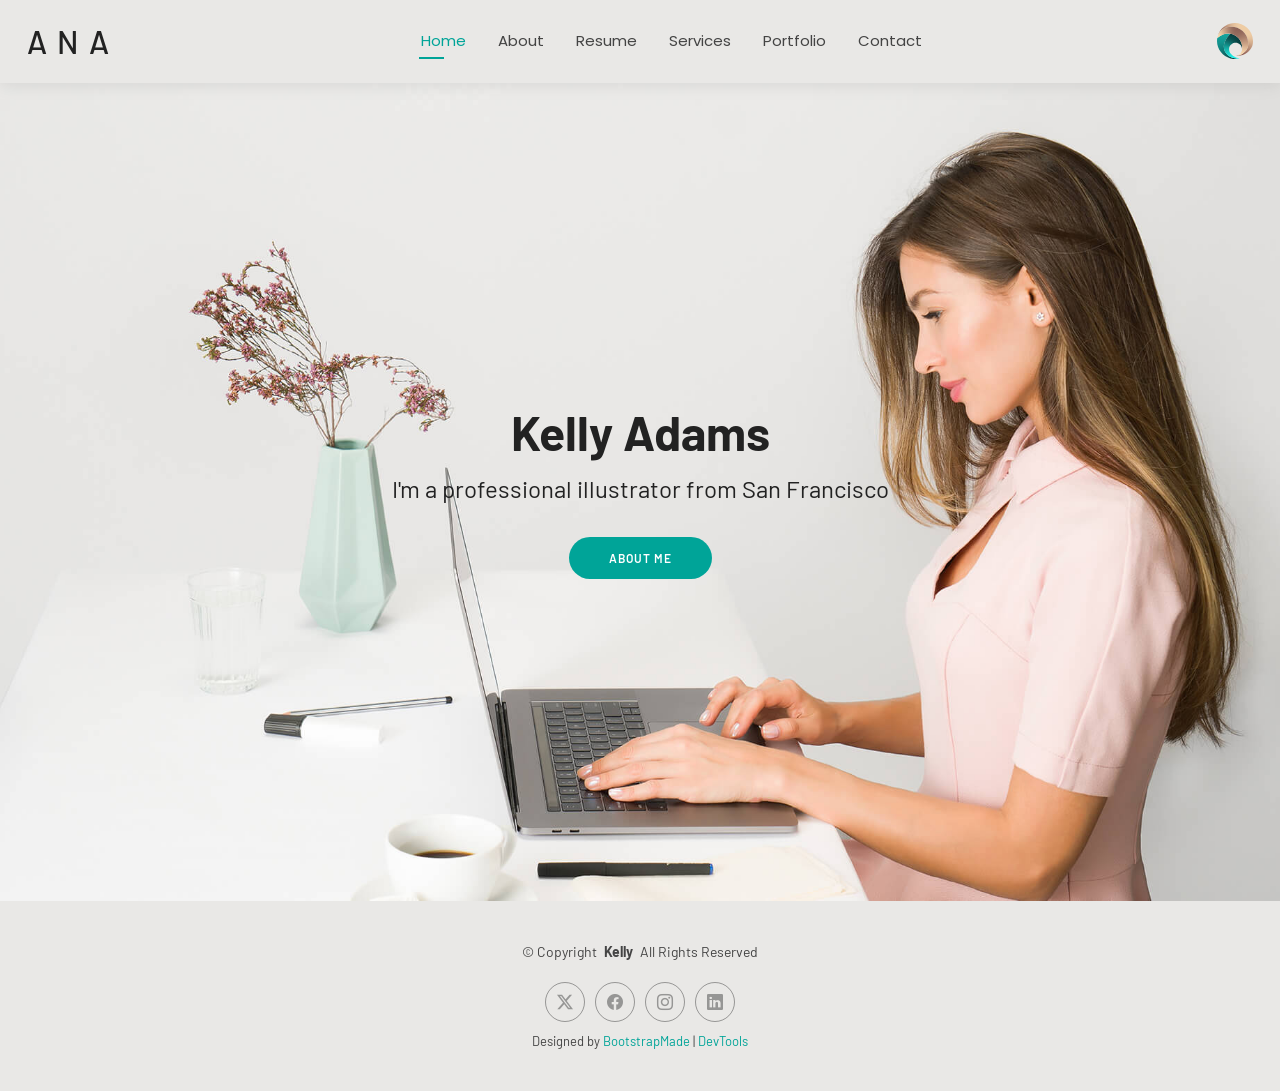
<file: index.html>
<!DOCTYPE html>
<html lang="en">

<head>
  <meta charset="utf-8">
  <meta content="width=device-width, initial-scale=1.0" name="viewport">
  <title>Index - Kelly Bootstrap Template</title>
  <meta name="description" content="">
  <meta name="keywords" content="">

  <!-- Favicons -->
   <link href="assets/icons/logoAna.svg" rel="icon">


  <!-- Fonts -->
  <link href="https://fonts.googleapis.com" rel="preconnect">
  <link href="https://fonts.gstatic.com" rel="preconnect" crossorigin>
  <link href="https://fonts.googleapis.com/css2?family=Roboto:ital,wght@0,100;0,300;0,400;0,500;0,700;0,900;1,100;1,300;1,400;1,500;1,700;1,900&family=Poppins:ital,wght@0,100;0,200;0,300;0,400;0,500;0,600;0,700;0,800;0,900;1,100;1,200;1,300;1,400;1,500;1,600;1,700;1,800;1,900&family=Raleway:ital,wght@0,100;0,200;0,300;0,400;0,500;0,600;0,700;0,800;0,900;1,100;1,200;1,300;1,400;1,500;1,600;1,700;1,800;1,900&display=swap" rel="stylesheet">

  <link rel="preconnect" href="https://fonts.googleapis.com">
  <link rel="preconnect" href="https://fonts.gstatic.com" crossorigin>
  <link href="https://fonts.googleapis.com/css2?family=Barlow+Condensed:ital,wght@0,100;0,200;0,300;0,400;0,500;0,600;0,700;0,800;0,900;1,100;1,200;1,300;1,400;1,500;1,600;1,700;1,800;1,900&family=Barlow:ital,wght@0,100;0,200;0,300;0,400;0,500;0,600;0,700;0,800;0,900;1,100;1,200;1,300;1,400;1,500;1,600;1,700;1,800;1,900&display=swap" rel="stylesheet">

  <!-- Vendor CSS Files -->
  <link href="assets/vendor/bootstrap/css/bootstrap.min.css" rel="stylesheet">
  <link href="assets/vendor/bootstrap-icons/bootstrap-icons.css" rel="stylesheet">
  <link href="assets/vendor/aos/aos.css" rel="stylesheet">
  <link href="assets/vendor/swiper/swiper-bundle.min.css" rel="stylesheet">
  <link href="assets/vendor/glightbox/css/glightbox.min.css" rel="stylesheet">

  <!-- Main CSS File -->
  <link href="assets/css/main.css" rel="stylesheet">

  <!-- =======================================================
  * Template Name: Kelly
  * Template URL: https://bootstrapmade.com/kelly-free-bootstrap-cv-resume-html-template/
  * Updated: Aug 07 2024 with Bootstrap v5.3.3
  * Author: BootstrapMade.com
  * License: https://bootstrapmade.com/license/
  ======================================================== -->
</head>

<body class="index-page">

  <header id="header" class="header d-flex align-items-center light-background sticky-top">
    <div class="container-fluid position-relative d-flex align-items-center justify-content-between">

      <a href="index.html" class="logo d-flex align-items-center me-auto me-xl-0">
        <!-- Uncomment the line below if you also wish to use an image logo -->
        <!-- <img src="assets/img/logo.png" alt=""> -->
        <h1 class="sitename">A n a</h1>
      </a>

      <nav id="navmenu" class="navmenu">
        <ul>
          <li><a href="index.html" class="active">Home</a></li>
          <li><a href="about.html">About</a></li>
          <li><a href="resume.html">Resume</a></li>
          <li><a href="services.html">Services</a></li>
          <li><a href="portafolio.html">Portfolio</a></li>
          <li><a href="contact.html">Contact</a></li>
        </ul>
        <i class="mobile-nav-toggle d-xl-none bi bi-list"></i>
      </nav>

     
      <div>
        <a href="index.html"  class="logo d-flex align-items-center me-auto me-xl-0"><img src="assets/icons/logoAna.svg" alt="logo"> </a>
      </div>

    </div>
  </header>

  <main class="main">

    <!-- Hero Section -->
    <section id="hero" class="hero section">

      <img src="assets/img/hero-bg.jpg" alt="" data-aos="fade-in">

      <div class="container text-center" data-aos="zoom-out" data-aos-delay="100">
        <div class="row justify-content-center">
          <div class="col-lg-8">
            <h2>Kelly Adams</h2>
            <p>I'm a professional illustrator from San Francisco</p>
            <a href="about.html" class="btn-get-started">About Me</a>
          </div>
        </div>
      </div>

    </section><!-- /Hero Section -->

  </main>

  <footer id="footer" class="footer light-background">

    <div class="container">
      <div class="copyright text-center ">
        <p>© <span>Copyright</span> <strong class="px-1 sitename">Kelly</strong> <span>All Rights Reserved<br></span></p>
      </div>
      <div class="social-links d-flex justify-content-center">
        <a href=""><i class="bi bi-twitter-x"></i></a>
        <a href=""><i class="bi bi-facebook"></i></a>
        <a href=""><i class="bi bi-instagram"></i></a>
        <a href=""><i class="bi bi-linkedin"></i></a>
      </div>
      <div class="credits">
        <!-- All the links in the footer should remain intact. -->
        <!-- You can delete the links only if you've purchased the pro version. -->
        <!-- Licensing information: https://bootstrapmade.com/license/ -->
        <!-- Purchase the pro version with working PHP/AJAX contact form: [buy-url] -->
        Designed by <a href="https://bootstrapmade.com/">BootstrapMade</a> | <a href="https://bootstrapmade.com/tools/">DevTools</a>
      </div>
    </div>

  </footer>

  <!-- Scroll Top -->
  <a href="#" id="scroll-top" class="scroll-top d-flex align-items-center justify-content-center"><i class="bi bi-arrow-up-short"></i></a>

  <!-- Preloader -->
  <div id="preloader"></div>

  <!-- Vendor JS Files -->
  <script src="assets/vendor/bootstrap/js/bootstrap.bundle.min.js"></script>
  <script src="assets/vendor/php-email-form/validate.js"></script>
  <script src="assets/vendor/aos/aos.js"></script>
  <script src="assets/vendor/waypoints/noframework.waypoints.js"></script>
  <script src="assets/vendor/purecounter/purecounter_vanilla.js"></script>
  <script src="assets/vendor/swiper/swiper-bundle.min.js"></script>
  <script src="assets/vendor/glightbox/js/glightbox.min.js"></script>
  <script src="assets/vendor/imagesloaded/imagesloaded.pkgd.min.js"></script>
  <script src="assets/vendor/isotope-layout/isotope.pkgd.min.js"></script>

  <!-- Main JS File -->
  <script src="assets/js/main.js"></script>

</body>

</html>
</file>
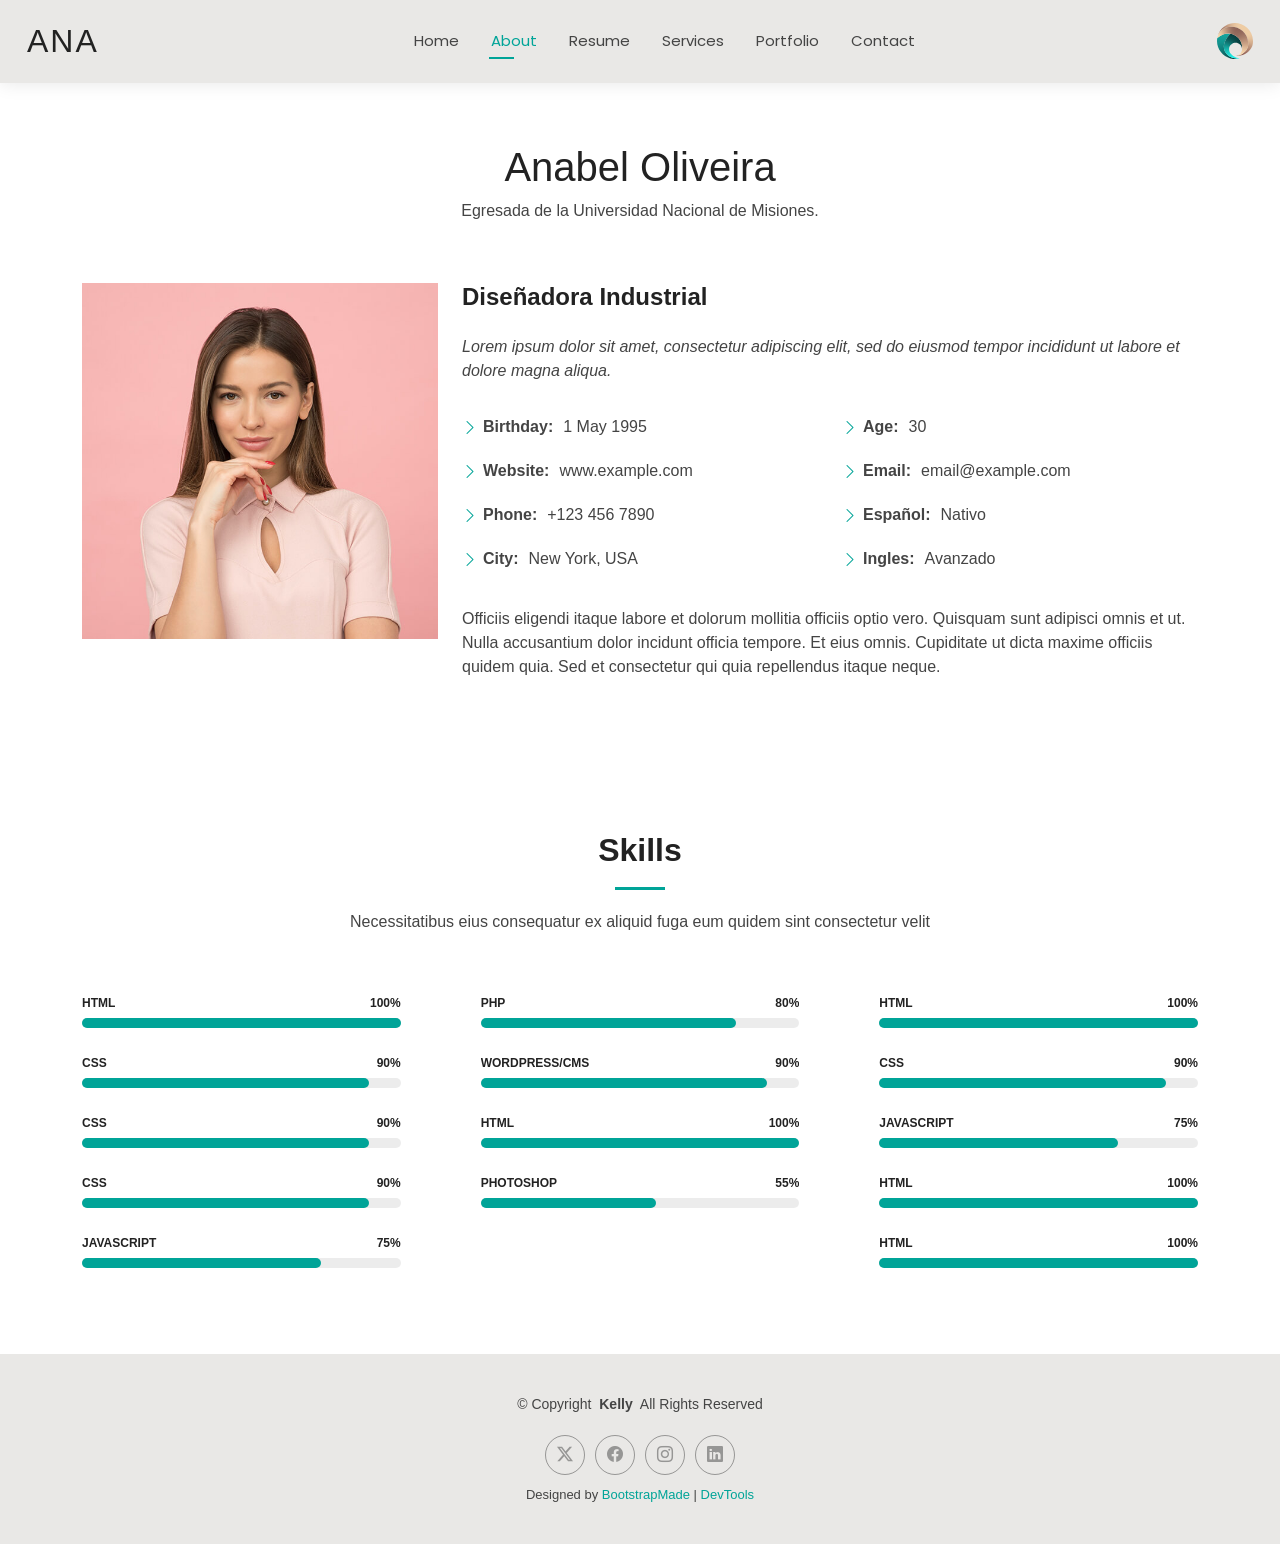
<file: about.html>
<!DOCTYPE html>
<html lang="en">

<head>
  <meta charset="utf-8">
  <meta content="width=device-width, initial-scale=1.0" name="viewport">
  <title>About - Kelly Bootstrap Template</title>
  <meta name="description" content="">
  <meta name="keywords" content="">

  <!-- Favicons -->
   <link href="assets/icons/logoAna.svg" rel="icon">

  <!-- Fonts -->
  <link href="https://fonts.googleapis.com" rel="preconnect">
  <link href="https://fonts.gstatic.com" rel="preconnect" crossorigin>
  <link href="https://fonts.googleapis.com/css2?family=Roboto:ital,wght@0,100;0,300;0,400;0,500;0,700;0,900;1,100;1,300;1,400;1,500;1,700;1,900&family=Poppins:ital,wght@0,100;0,200;0,300;0,400;0,500;0,600;0,700;0,800;0,900;1,100;1,200;1,300;1,400;1,500;1,600;1,700;1,800;1,900&family=Raleway:ital,wght@0,100;0,200;0,300;0,400;0,500;0,600;0,700;0,800;0,900;1,100;1,200;1,300;1,400;1,500;1,600;1,700;1,800;1,900&display=swap" rel="stylesheet">

  <!-- Vendor CSS Files -->
  <link href="assets/vendor/bootstrap/css/bootstrap.min.css" rel="stylesheet">
  <link href="assets/vendor/bootstrap-icons/bootstrap-icons.css" rel="stylesheet">
  <link href="assets/vendor/aos/aos.css" rel="stylesheet">
  <link href="assets/vendor/swiper/swiper-bundle.min.css" rel="stylesheet">
  <link href="assets/vendor/glightbox/css/glightbox.min.css" rel="stylesheet">

  <!-- Main CSS File -->
  <link href="assets/css/main.css" rel="stylesheet">

  <!-- =======================================================
  * Template Name: Kelly
  * Template URL: https://bootstrapmade.com/kelly-free-bootstrap-cv-resume-html-template/
  * Updated: Aug 07 2024 with Bootstrap v5.3.3
  * Author: BootstrapMade.com
  * License: https://bootstrapmade.com/license/
  ======================================================== -->
</head>

<body class="about-page">

  <header id="header" class="header d-flex align-items-center light-background sticky-top">
    <div class="container-fluid position-relative d-flex align-items-center justify-content-between">

      <a href="index.html" class="logo d-flex align-items-center me-auto me-xl-0">
        <!-- Uncomment the line below if you also wish to use an image logo -->
        <!-- <img src="assets/img/logo.png" alt=""> -->
        <h1 class="sitename">ANA</h1>
      </a>

      <nav id="navmenu" class="navmenu">
        <ul>
          <li><a href="index.html">Home</a></li>
          <li><a href="about.html" class="active">About</a></li>
          <li><a href="resume.html">Resume</a></li>
          <li><a href="services.html">Services</a></li>
          <li><a href="portafolio.html">Portfolio</a></li>
          <li><a href="contact.html">Contact</a></li>
        </ul>
        <i class="mobile-nav-toggle d-xl-none bi bi-list"></i>
      </nav>

      
      <div>
        <!-- <a href="#" class="twitter"><i class="bi bi-twitter-x"></i></a>
        <a href="#" class="facebook"><i class="bi bi-facebook"></i></a>
        <a href="#" class="instagram"><i class="bi bi-instagram"></i></a>
        <a href="#" class="linkedin"><i class="bi bi-linkedin"></i></a> -->
        <a href="index.html"  class="logo d-flex align-items-center me-auto me-xl-0"><img src="assets/icons/logoAna.svg" alt="logo"> </a>
      </div>

    </div>
  </header>

  <main class="main">

    <!-- About Section -->
    <section id="about" class="about section">

      <!-- Section Title -->
      <div class="container section-title" data-aos="fade-up">
        <h1>Anabel Oliveira</h1>
        <p>Egresada de la Universidad Nacional de Misiones.</p>
      </div><!-- End Section Title -->

      <div class="container" data-aos="fade-up" data-aos-delay="100">

        <div class="row gy-4 justify-content-center">
          <div class="col-lg-4">
            <img src="assets/img/profile-img.jpg" class="img-fluid" alt="">
          </div>
          <div class="col-lg-8 content">
            <h2>Diseñadora Industrial</h2>
            <p class="fst-italic py-3">
              Lorem ipsum dolor sit amet, consectetur adipiscing elit, sed do eiusmod tempor incididunt ut labore et dolore
              magna aliqua.
            </p>
            <div class="row">
              <div class="col-lg-6">
                <ul>
                  <li><i class="bi bi-chevron-right"></i> <strong>Birthday:</strong> <span>1 May 1995</span></li>
                  <li><i class="bi bi-chevron-right"></i> <strong>Website:</strong> <span>www.example.com</span></li>
                  <li><i class="bi bi-chevron-right"></i> <strong>Phone:</strong> <span>+123 456 7890</span></li>
                  <li><i class="bi bi-chevron-right"></i> <strong>City:</strong> <span>New York, USA</span></li>
                </ul>
              </div>
              <div class="col-lg-6">
                <ul>
                  <li><i class="bi bi-chevron-right"></i> <strong>Age:</strong> <span>30</span></li>
                  <li><i class="bi bi-chevron-right"></i> <strong>Email:</strong> <span>email@example.com</span></li>
                  <li><i class="bi bi-chevron-right"></i> <strong>Español:</strong> <span>Nativo</span></li>
                  <li><i class="bi bi-chevron-right"></i> <strong>Ingles:</strong> <span>Avanzado</span></li>
                </ul>
              </div>
            </div>
            <p class="py-3">
              Officiis eligendi itaque labore et dolorum mollitia officiis optio vero. Quisquam sunt adipisci omnis et ut. Nulla accusantium dolor incidunt officia tempore. Et eius omnis.
              Cupiditate ut dicta maxime officiis quidem quia. Sed et consectetur qui quia repellendus itaque neque.
            </p>
          </div>
        </div>

      </div>

    </section><!-- /About Section -->

    <!-- Skills Section -->
    <section id="skills" class="skills section">

      <!-- Section Title -->
      <div class="container section-title" data-aos="fade-up">
        <h2>Skills</h2>
        <p>Necessitatibus eius consequatur ex aliquid fuga eum quidem sint consectetur velit</p>
      </div><!-- End Section Title -->

      <div class="container" data-aos="fade-up" data-aos-delay="100">

        <div class="grid-3 skills-content skills-animation">

          <div class="container-skills">
            <div class="progress">
              <span class="skill"><span>HTML</span> <i class="val">100%</i></span>
              <div class="progress-bar-wrap">
                <div class="progress-bar" role="progressbar" aria-valuenow="100" aria-valuemin="0" aria-valuemax="100"></div>
              </div>
          </div><!-- End Skills Item -->

            <div class="progress">
              <span class="skill"><span>CSS</span> <i class="val">90%</i></span>
              <div class="progress-bar-wrap">
                <div class="progress-bar" role="progressbar" aria-valuenow="90" aria-valuemin="0" aria-valuemax="100"></div>
              </div>
            </div><!-- End Skills Item -->

            <div class="progress">
              <span class="skill"><span>CSS</span> <i class="val">90%</i></span>
              <div class="progress-bar-wrap">
                <div class="progress-bar" role="progressbar" aria-valuenow="90" aria-valuemin="0" aria-valuemax="100"></div>
              </div>
            </div><!-- End Skills Item -->

            <div class="progress">
              <span class="skill"><span>CSS</span> <i class="val">90%</i></span>
              <div class="progress-bar-wrap">
                <div class="progress-bar" role="progressbar" aria-valuenow="90" aria-valuemin="0" aria-valuemax="100"></div>
              </div>
            </div><!-- End Skills Item -->

            <div class="progress">
              <span class="skill"><span>JavaScript</span> <i class="val">75%</i></span>
              <div class="progress-bar-wrap">
                <div class="progress-bar" role="progressbar" aria-valuenow="75" aria-valuemin="0" aria-valuemax="100"></div>
              </div>
            </div><!-- End Skills Item -->

          </div>

          <div class="container-skills">

            <div class="progress">
              <span class="skill"><span>PHP</span> <i class="val">80%</i></span>
              <div class="progress-bar-wrap">
                <div class="progress-bar" role="progressbar" aria-valuenow="80" aria-valuemin="0" aria-valuemax="100"></div>
              </div>
            </div><!-- End Skills Item -->

            <div class="progress">
              <span class="skill"><span>WordPress/CMS</span> <i class="val">90%</i></span>
              <div class="progress-bar-wrap">
                <div class="progress-bar" role="progressbar" aria-valuenow="90" aria-valuemin="0" aria-valuemax="100"></div>
              </div>
            </div><!-- End Skills Item -->

              <div class="progress">
                <span class="skill"><span>HTML</span> <i class="val">100%</i></span>
                <div class="progress-bar-wrap">
                  <div class="progress-bar" role="progressbar" aria-valuenow="100" aria-valuemin="0" aria-valuemax="100"></div>
                </div>
              </div><!-- End Skills Item -->

            <div class="progress">
              <span class="skill"><span>Photoshop</span> <i class="val">55%</i></span>
              <div class="progress-bar-wrap">
                <div class="progress-bar" role="progressbar" aria-valuenow="55" aria-valuemin="0" aria-valuemax="100"></div>
              </div>
            </div><!-- End Skills Item -->

          </div>

            <div class="container-skills">

              <div class="progress">
                <span class="skill"><span>HTML</span> <i class="val">100%</i></span>
                <div class="progress-bar-wrap">
                  <div class="progress-bar" role="progressbar" aria-valuenow="100" aria-valuemin="0" aria-valuemax="100"></div>
                </div>
              </div><!-- End Skills Item -->

              <div class="progress">
                <span class="skill"><span>CSS</span> <i class="val">90%</i></span>
                <div class="progress-bar-wrap">
                  <div class="progress-bar" role="progressbar" aria-valuenow="90" aria-valuemin="0" aria-valuemax="100"></div>
                </div>
              </div><!-- End Skills Item -->

              <div class="progress">
                <span class="skill"><span>JavaScript</span> <i class="val">75%</i></span>
                <div class="progress-bar-wrap">
                  <div class="progress-bar" role="progressbar" aria-valuenow="75" aria-valuemin="0" aria-valuemax="100"></div>
                </div>
              </div><!-- End Skills Item -->

              <div class="progress">
                <span class="skill"><span>HTML</span> <i class="val">100%</i></span>
                <div class="progress-bar-wrap">
                  <div class="progress-bar" role="progressbar" aria-valuenow="100" aria-valuemin="0" aria-valuemax="100"></div>
                </div>
              </div><!-- End Skills Item -->

              <div class="progress">
                <span class="skill"><span>HTML</span> <i class="val">100%</i></span>
                <div class="progress-bar-wrap">
                  <div class="progress-bar" role="progressbar" aria-valuenow="100" aria-valuemin="0" aria-valuemax="100"></div>
                </div>
              </div><!-- End Skills Item -->

          </div>

        </div>

      </div>

    </section><!-- /Skills Section -->

  </main>





  

  <footer id="footer" class="footer light-background">

    <div class="container">
      <div class="copyright text-center ">
        <p>© <span>Copyright</span> <strong class="px-1 sitename">Kelly</strong> <span>All Rights Reserved<br></span></p>
      </div>
      <div class="social-links d-flex justify-content-center">
        <a href=""><i class="bi bi-twitter-x"></i></a>
        <a href=""><i class="bi bi-facebook"></i></a>
        <a href=""><i class="bi bi-instagram"></i></a>
        <a href=""><i class="bi bi-linkedin"></i></a>
      </div>
      <div class="credits">
        <!-- All the links in the footer should remain intact. -->
        <!-- You can delete the links only if you've purchased the pro version. -->
        <!-- Licensing information: https://bootstrapmade.com/license/ -->
        <!-- Purchase the pro version with working PHP/AJAX contact form: [buy-url] -->
        Designed by <a href="https://bootstrapmade.com/">BootstrapMade</a> | <a href="https://bootstrapmade.com/tools/">DevTools</a>
      </div>
    </div>

  </footer>

  <!-- Scroll Top -->
  <a href="#" id="scroll-top" class="scroll-top d-flex align-items-center justify-content-center"><i class="bi bi-arrow-up-short"></i></a>

  <!-- Preloader -->
  <div id="preloader"></div>

  <!-- Vendor JS Files -->
  <script src="assets/vendor/bootstrap/js/bootstrap.bundle.min.js"></script>
  <script src="assets/vendor/php-email-form/validate.js"></script>
  <script src="assets/vendor/aos/aos.js"></script>
  <script src="assets/vendor/waypoints/noframework.waypoints.js"></script>
  <script src="assets/vendor/purecounter/purecounter_vanilla.js"></script>
  <script src="assets/vendor/swiper/swiper-bundle.min.js"></script>
  <script src="assets/vendor/glightbox/js/glightbox.min.js"></script>
  <script src="assets/vendor/imagesloaded/imagesloaded.pkgd.min.js"></script>
  <script src="assets/vendor/isotope-layout/isotope.pkgd.min.js"></script>

  <!-- Main JS File -->
  <script src="assets/js/main.js"></script>

</body>

</html>
</file>
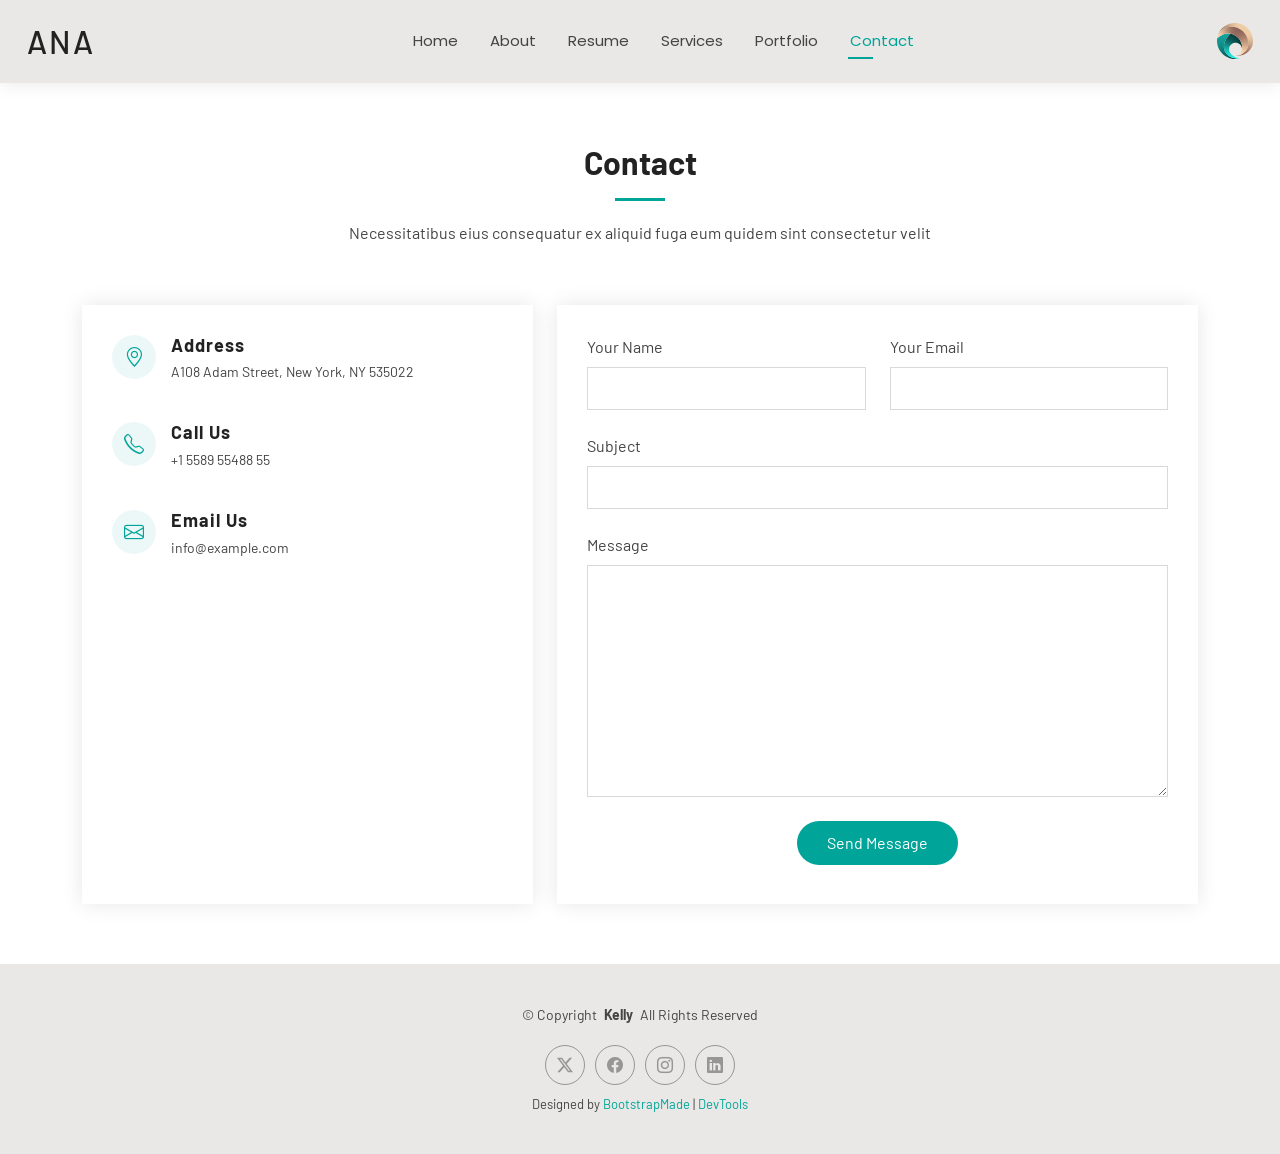
<file: contact.html>
<!DOCTYPE html>
<html lang="en">

<head>
  <meta charset="utf-8">
  <meta content="width=device-width, initial-scale=1.0" name="viewport">
  <title>Contacto</title>
  <meta name="description" content="">
  <meta name="keywords" content="">

  <!-- Favicons -->
  <link href="assets/icons/logoAna.svg" rel="icon">


  <!-- Fonts -->
  <link href="https://fonts.googleapis.com" rel="preconnect">
  <link href="https://fonts.gstatic.com" rel="preconnect" crossorigin>
  <link href="https://fonts.googleapis.com/css2?family=Roboto:ital,wght@0,100;0,300;0,400;0,500;0,700;0,900;1,100;1,300;1,400;1,500;1,700;1,900&family=Poppins:ital,wght@0,100;0,200;0,300;0,400;0,500;0,600;0,700;0,800;0,900;1,100;1,200;1,300;1,400;1,500;1,600;1,700;1,800;1,900&family=Raleway:ital,wght@0,100;0,200;0,300;0,400;0,500;0,600;0,700;0,800;0,900;1,100;1,200;1,300;1,400;1,500;1,600;1,700;1,800;1,900&display=swap" rel="stylesheet">

  <link rel="preconnect" href="https://fonts.googleapis.com">
  <link rel="preconnect" href="https://fonts.gstatic.com" crossorigin>
  <link href="https://fonts.googleapis.com/css2?family=Barlow+Condensed:ital,wght@0,100;0,200;0,300;0,400;0,500;0,600;0,700;0,800;0,900;1,100;1,200;1,300;1,400;1,500;1,600;1,700;1,800;1,900&family=Barlow:ital,wght@0,100;0,200;0,300;0,400;0,500;0,600;0,700;0,800;0,900;1,100;1,200;1,300;1,400;1,500;1,600;1,700;1,800;1,900&display=swap" rel="stylesheet">

  <!-- Vendor CSS Files -->
  <link href="assets/vendor/bootstrap/css/bootstrap.min.css" rel="stylesheet">
  <link href="assets/vendor/bootstrap-icons/bootstrap-icons.css" rel="stylesheet">
  <link href="assets/vendor/aos/aos.css" rel="stylesheet">
  <link href="assets/vendor/swiper/swiper-bundle.min.css" rel="stylesheet">
  <link href="assets/vendor/glightbox/css/glightbox.min.css" rel="stylesheet">

  <!-- Main CSS File -->
  <link href="assets/css/main.css" rel="stylesheet">

  <!-- =======================================================
  * Template Name: Kelly
  * Template URL: https://bootstrapmade.com/kelly-free-bootstrap-cv-resume-html-template/
  * Updated: Aug 07 2024 with Bootstrap v5.3.3
  * Author: BootstrapMade.com
  * License: https://bootstrapmade.com/license/
  ======================================================== -->
</head>

<body class="contact-page">

  <header id="header" class="header d-flex align-items-center light-background sticky-top">
    <div class="container-fluid position-relative d-flex align-items-center justify-content-between">

      <div>
        <a href="index.html" class="logo d-flex align-items-center me-auto me-xl-0">
          <!-- Uncomment the line below if you also wish to use an image logo -->
          <!-- <img src="assets/icons/logoAna.svg" alt="">  -->
            <h1 class="sitename">ANA</h1>
        </a>
      </div>
  

      <nav id="navmenu" class="navmenu">
        <ul>
          <li><a href="index.html">Home</a></li>
          <li><a href="about.html">About</a></li>
          <li><a href="resume.html">Resume</a></li>
          <li><a href="services.html">Services</a></li>
          <li><a href="portafolio.html">Portfolio</a></li>
          <li><a href="contact.html" class="active">Contact</a></li>
        </ul>
        <i class="mobile-nav-toggle d-xl-none bi bi-list"></i>
      </nav>

      <div>
        <!-- <a href="#" class="twitter"><i class="bi bi-twitter-x"></i></a>
        <a href="#" class="facebook"><i class="bi bi-facebook"></i></a>
        <a href="#" class="instagram"><i class="bi bi-instagram"></i></a>
        <a href="#" class="linkedin"><i class="bi bi-linkedin"></i></a> -->
        <a href="index.html"  class="logo d-flex align-items-center me-auto me-xl-0"><img src="assets/icons/logoAna.svg" alt="logo"> </a>
      </div>

    </div>
  </header>

  <main class="main">

    <!-- Contact Section -->
    <section id="contact" class="contact section">

      <!-- Section Title -->
      <div class="container section-title" data-aos="fade-up">
        <h2>Contact</h2>
        <p>Necessitatibus eius consequatur ex aliquid fuga eum quidem sint consectetur velit</p>
      </div><!-- End Section Title -->

      <div class="container" data-aos="fade-up" data-aos-delay="100">

        <div class="row gy-4">

          <div class="col-lg-5">

            <div class="info-wrap">
              <div class="info-item d-flex" data-aos="fade-up" data-aos-delay="200">
                <i class="bi bi-geo-alt flex-shrink-0"></i>
                <div>
                  <h3>Address</h3>
                  <p>A108 Adam Street, New York, NY 535022</p>
                </div>
              </div><!-- End Info Item -->

              <div class="info-item d-flex" data-aos="fade-up" data-aos-delay="300">
                <i class="bi bi-telephone flex-shrink-0"></i>
                <div>
                  <h3>Call Us</h3>
                  <p>+1 5589 55488 55</p>
                </div>
              </div><!-- End Info Item -->

              <div class="info-item d-flex" data-aos="fade-up" data-aos-delay="400">
                <i class="bi bi-envelope flex-shrink-0"></i>
                <div>
                  <h3>Email Us</h3>
                  <p>info@example.com</p>
                </div>
              </div><!-- End Info Item -->

              <iframe src="https://www.google.com/maps/embed?pb=!1m14!1m8!1m3!1d48389.78314118045!2d-74.006138!3d40.710059!3m2!1i1024!2i768!4f13.1!3m3!1m2!1s0x89c25a22a3bda30d%3A0xb89d1fe6bc499443!2sDowntown%20Conference%20Center!5e0!3m2!1sen!2sus!4v1676961268712!5m2!1sen!2sus" frameborder="0" style="border:0; width: 100%; height: 270px;" allowfullscreen="" loading="lazy" referrerpolicy="no-referrer-when-downgrade"></iframe>
            </div>
          </div>

          <div class="col-lg-7">
            <form action="forms/contact.php" method="post" class="php-email-form" data-aos="fade-up" data-aos-delay="200">
              <div class="row gy-4">

                <div class="col-md-6">
                  <label for="name-field" class="pb-2">Your Name</label>
                  <input type="text" name="name" id="name-field" class="form-control" required="">
                </div>

                <div class="col-md-6">
                  <label for="email-field" class="pb-2">Your Email</label>
                  <input type="email" class="form-control" name="email" id="email-field" required="">
                </div>

                <div class="col-md-12">
                  <label for="subject-field" class="pb-2">Subject</label>
                  <input type="text" class="form-control" name="subject" id="subject-field" required="">
                </div>

                <div class="col-md-12">
                  <label for="message-field" class="pb-2">Message</label>
                  <textarea class="form-control" name="message" rows="10" id="message-field" required=""></textarea>
                </div>

                <div class="col-md-12 text-center">
                  <div class="loading">Loading</div>
                  <div class="error-message"></div>
                  <div class="sent-message">Your message has been sent. Thank you!</div>

                  <button type="submit">Send Message</button>
                </div>

              </div>
            </form>
          </div><!-- End Contact Form -->

        </div>

      </div>

    </section><!-- /Contact Section -->

  </main>

  <footer id="footer" class="footer light-background">

    <div class="container">
      <div class="copyright text-center ">
        <p>© <span>Copyright</span> <strong class="px-1 sitename">Kelly</strong> <span>All Rights Reserved<br></span></p>
      </div>
      <div class="social-links d-flex justify-content-center">
        <a href=""><i class="bi bi-twitter-x"></i></a>
        <a href=""><i class="bi bi-facebook"></i></a>
        <a href=""><i class="bi bi-instagram"></i></a>
        <a href=""><i class="bi bi-linkedin"></i></a>
      </div>
      <div class="credits">
        <!-- All the links in the footer should remain intact. -->
        <!-- You can delete the links only if you've purchased the pro version. -->
        <!-- Licensing information: https://bootstrapmade.com/license/ -->
        <!-- Purchase the pro version with working PHP/AJAX contact form: [buy-url] -->
        Designed by <a href="https://bootstrapmade.com/">BootstrapMade</a> | <a href="https://bootstrapmade.com/tools/">DevTools</a>
      </div>
    </div>

  </footer>

  <!-- Scroll Top -->
  <a href="#" id="scroll-top" class="scroll-top d-flex align-items-center justify-content-center"><i class="bi bi-arrow-up-short"></i></a>

  <!-- Preloader -->
  <div id="preloader"></div>

  <!-- Vendor JS Files -->
  <script src="assets/vendor/bootstrap/js/bootstrap.bundle.min.js"></script>
  <script src="assets/vendor/php-email-form/validate.js"></script>
  <script src="assets/vendor/aos/aos.js"></script>
  <script src="assets/vendor/waypoints/noframework.waypoints.js"></script>
  <script src="assets/vendor/purecounter/purecounter_vanilla.js"></script>
  <script src="assets/vendor/swiper/swiper-bundle.min.js"></script>
  <script src="assets/vendor/glightbox/js/glightbox.min.js"></script>
  <script src="assets/vendor/imagesloaded/imagesloaded.pkgd.min.js"></script>
  <script src="assets/vendor/isotope-layout/isotope.pkgd.min.js"></script>

  <!-- Main JS File -->
  <script src="assets/js/main.js"></script>

</body>

</html>
</file>
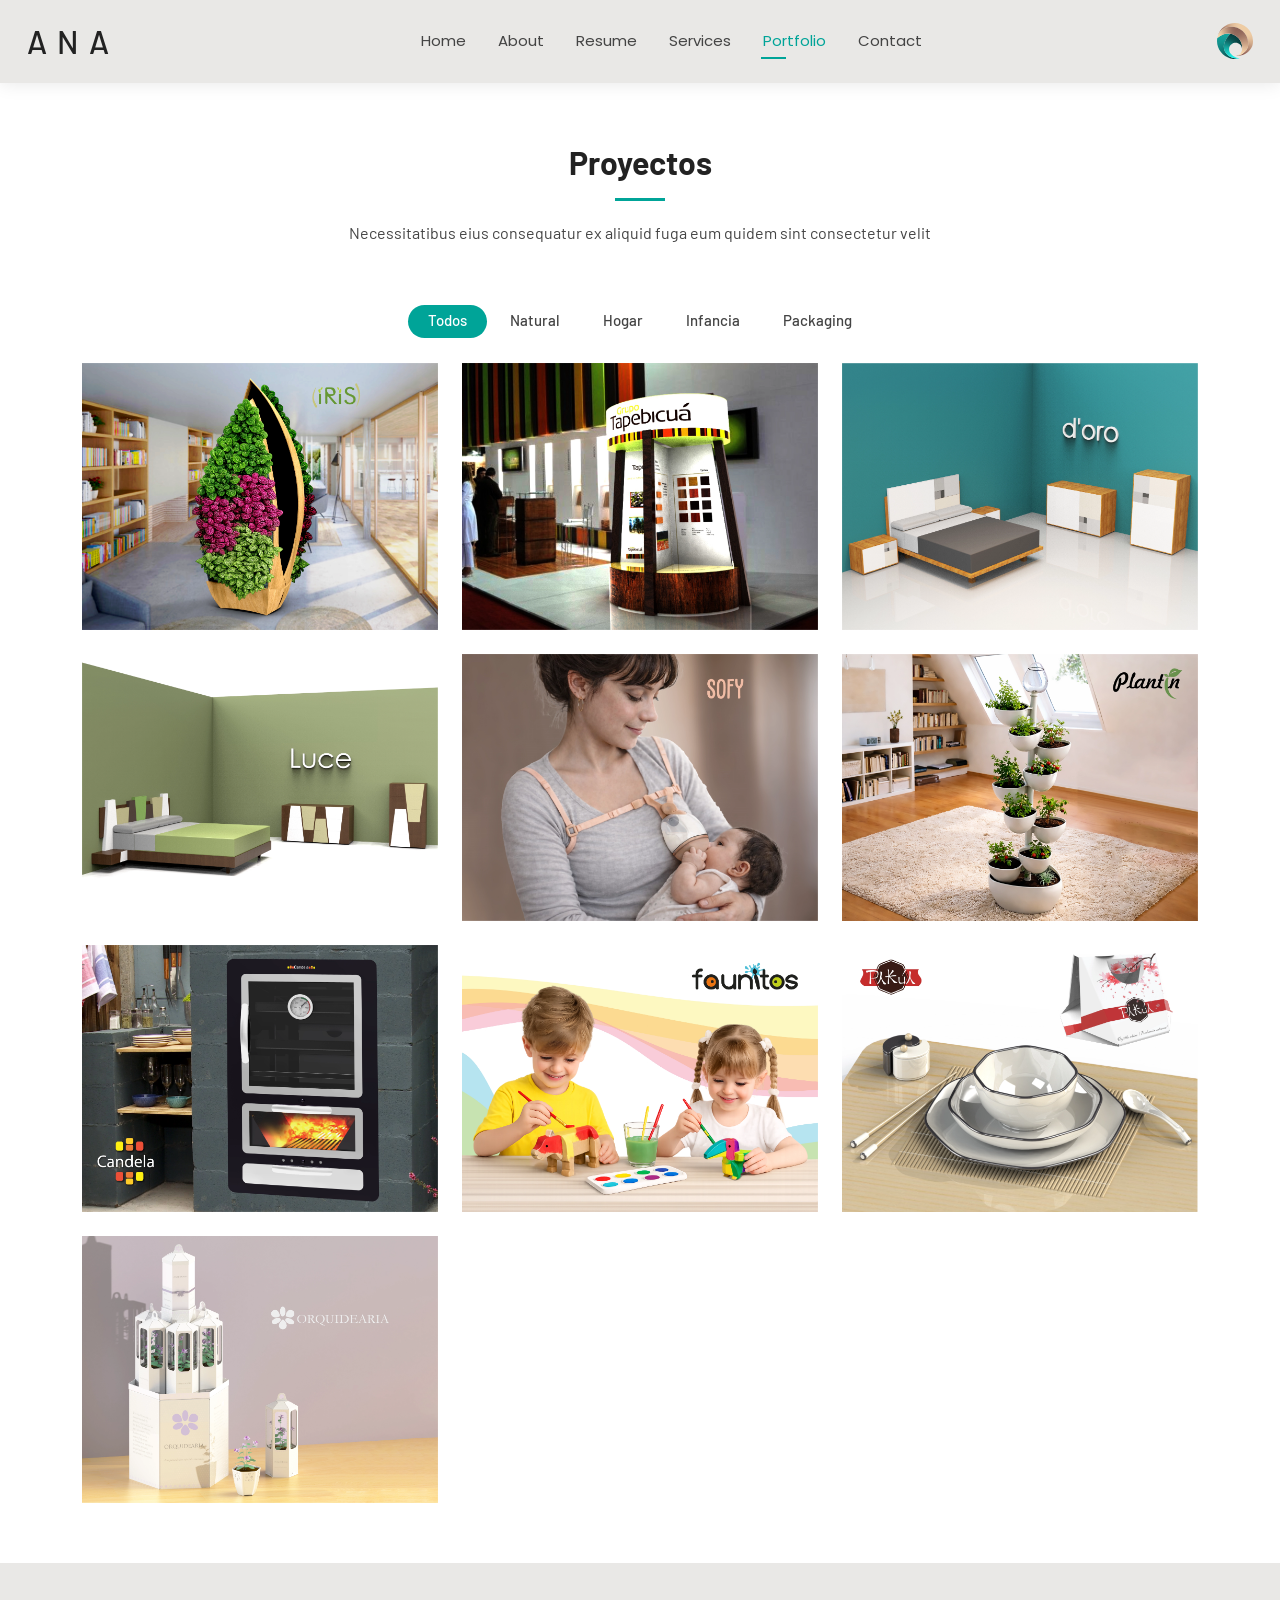
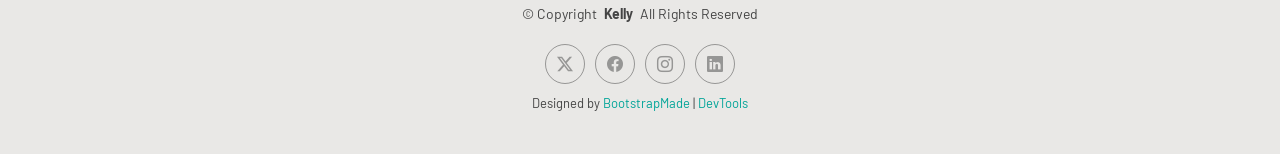
<file: portafolio.html>
<!DOCTYPE html>
<html lang="en">

<head>
  <meta charset="utf-8">
  <meta content="width=device-width, initial-scale=1.0" name="viewport">
  <title>Proyectos</title>
  <meta name="description" content="">
  <meta name="keywords" content="">

  <!-- Favicons -->
  <link href="assets/icons/logoAna.svg" rel="icon">

  <!-- Fonts -->
  <link href="https://fonts.googleapis.com" rel="preconnect">
  <link href="https://fonts.gstatic.com" rel="preconnect" crossorigin>
  <link href="https://fonts.googleapis.com/css2?family=Roboto:ital,wght@0,100;0,300;0,400;0,500;0,700;0,900;1,100;1,300;1,400;1,500;1,700;1,900&family=Poppins:ital,wght@0,100;0,200;0,300;0,400;0,500;0,600;0,700;0,800;0,900;1,100;1,200;1,300;1,400;1,500;1,600;1,700;1,800;1,900&family=Raleway:ital,wght@0,100;0,200;0,300;0,400;0,500;0,600;0,700;0,800;0,900;1,100;1,200;1,300;1,400;1,500;1,600;1,700;1,800;1,900&display=swap" rel="stylesheet">

  <link rel="preconnect" href="https://fonts.googleapis.com">
  <link rel="preconnect" href="https://fonts.gstatic.com" crossorigin>
  <link href="https://fonts.googleapis.com/css2?family=Barlow+Condensed:ital,wght@0,100;0,200;0,300;0,400;0,500;0,600;0,700;0,800;0,900;1,100;1,200;1,300;1,400;1,500;1,600;1,700;1,800;1,900&family=Barlow:ital,wght@0,100;0,200;0,300;0,400;0,500;0,600;0,700;0,800;0,900;1,100;1,200;1,300;1,400;1,500;1,600;1,700;1,800;1,900&display=swap" rel="stylesheet">

  <!-- Vendor CSS Files -->
  <link href="assets/vendor/bootstrap/css/bootstrap.min.css" rel="stylesheet">
  <link href="assets/vendor/bootstrap-icons/bootstrap-icons.css" rel="stylesheet">
  <link href="assets/vendor/aos/aos.css" rel="stylesheet">
  <link href="assets/vendor/swiper/swiper-bundle.min.css" rel="stylesheet">
  <link href="assets/vendor/glightbox/css/glightbox.min.css" rel="stylesheet">

  <!-- Main CSS File -->
  <link href="assets/css/main.css" rel="stylesheet">

  <!-- =======================================================
  * Template Name: Kelly
  * Template URL: https://bootstrapmade.com/kelly-free-bootstrap-cv-resume-html-template/
  * Updated: Aug 07 2024 with Bootstrap v5.3.3
  * Author: BootstrapMade.com
  * License: https://bootstrapmade.com/license/
  ======================================================== -->
</head>

<body class="portfolio-page">

  <header id="header" class="header d-flex align-items-center light-background sticky-top">
    <div class="container-fluid position-relative d-flex align-items-center justify-content-between">

      <a href="index.html" class="logo d-flex align-items-center me-auto me-xl-0">
        <h1 class="sitename">A N A</h1>
      </a>

      <nav id="navmenu" class="navmenu">
        <ul>
          <li><a href="index.html">Home</a></li>
          <li><a href="about.html">About</a></li>
          <li><a href="resume.html">Resume</a></li>
          <li><a href="services.html">Services</a></li>
          <li><a href="portafolio.html" class="active">Portfolio</a></li>
          <li><a href="contact.html">Contact</a></li>
        </ul>
        <i class="mobile-nav-toggle d-xl-none bi bi-list"></i>
      </nav>

      <div>
        <a href="index.html"  class="logo d-flex align-items-center me-auto me-xl-0"><img src="assets/icons/logoAna.svg" alt="logo"> </a>
      </div>

    </div>
  </header>

  <main class="main">

    <!-- Portfolio Section -->
    <section id="portfolio" class="portfolio section">

      <!-- Section Title -->
      <div class="container section-title" data-aos="fade-up">
        <h2>Proyectos</h2>
        <p>Necessitatibus eius consequatur ex aliquid fuga eum quidem sint consectetur velit</p>
      </div><!-- End Section Title -->

      <div class="container">

        <div class="isotope-layout" data-default-filter="*" data-layout="masonry" data-sort="original-order">

          <ul class="portfolio-filters isotope-filters" data-aos="fade-up" data-aos-delay="100">
            <li data-filter="*" class="filter-active">Todos</li>
            <li data-filter=".filter-natural">Natural</li>
            <li data-filter=".filter-hogar">Hogar</li>
            <li data-filter=".filter-infancia">Infancia</li>
            <li data-filter=".filter-packaging">Packaging</li>

       
          </ul><!-- End Portfolio Filters -->

        <div class="row gy-4 isotope-container" data-aos="fade-up" data-aos-delay="200">

            <!-- IRIS -->
            <div class="col-lg-4 col-md-6 portfolio-item isotope-item filter-natural">
                 <!-- PORTADA -->
               <img src="assets/img/masonry-portfolio/1.1.Iris.webp"
                    class="img-fluid"
                    alt=""
                    data-gallery="iris">

                <div class="portfolio-info">
                    <div class="text-content">
                        <h4>Iris</h4>
                        <p>Serie fotográfica</p>
                    </div>

                    <i class="bi bi-zoom-in zoom-trigger"
                        data-gallery="iris"></i>
                </div>

                <!-- GALERÍA INTERNA -->
                 <div class="lightbox" id="gallery-iris">

                    <span class="close">✕</span>

                    <button class="prev">❮</button>

                    <div class="slide active">
                        <img src="assets/img/masonry-portfolio/1.1.Iris.webp">
                        <div class="caption">
                        <h3>Iris I</h3>
                        <p>Primera imagen.</p>
                        </div>
                    </div>

                    <div class="slide">
                        <img src="assets/img/portfolio/1.Iris/1.2.Iris.webp">
                        <div class="caption">
                        <h3>Iris II</h3>
                        <p>Segunda imagen.</p>
                        </div>
                    </div>

                    <div class="slide">
                        <img src="assets/img/portfolio/1.Iris/1.3.Iris.webp">
                        <div class="caption">
                        <h3>Iris III</h3>
                        <p>Segunda imagen.</p>
                        </div>
                    </div>

                    <div class="slide">
                        <img src="assets/img/portfolio/1.Iris/1.4.Iris.webp">
                        <div class="caption">
                        <h3>Iris IV</h3>
                        <p>Segunda imagen.</p>
                        </div>
                    </div>

                    <button class="next">❯</button>
                </div>
             </div>  <!-- FIN DE IRIS -->


              <!-- ISLA -->
            <div class="col-lg-4 col-md-6 portfolio-item isotope-item filter-packaging">
                 <!-- PORTADA -->
               <img src="assets/img/masonry-portfolio/2.1.StandTap.webp"
                    class="img-fluid"
                    alt=""
                    data-gallery="isla">

                <div class="portfolio-info">
                    <div class="text-content">
                        <h4>Isla</h4>
                        <p>Serie fotográfica</p>
                    </div>

                    <i class="bi bi-zoom-in zoom-trigger"
                        data-gallery="isla"></i>
                </div>

                <!-- GALERÍA INTERNA -->
                 <div class="lightbox" id="gallery-isla">

                    <span class="close">✕</span>

                    <button class="prev">❮</button>

                    <div class="slide active">
                        <img src="assets/img/portfolio/2.Isla/2.1.StandTap.webp">
                        <div class="caption">
                        <h3>Isla I</h3>
                        <p>Primera imagen.</p>
                        </div>
                    </div>

                    <div class="slide">
                        <img src="assets/img/portfolio/2.Isla/2.2.StandTap.webp">
                        <div class="caption">
                        <h3>Isla II</h3>
                        <p>Segunda imagen.</p>
                        </div>
                    </div>

                    <div class="slide">
                        <img src="assets/img/portfolio/2.Isla/2.3.StandTap.webp">
                        <div class="caption">
                        <h3>Isla III</h3>
                        <p>Segunda imagen.</p>
                        </div>
                    </div>

                    <div class="slide">
                        <img src="assets/img/portfolio/2.Isla/2.4.StandTap.webp">
                        <div class="caption">
                        <h3>Isla IV</h3>
                        <p>Segunda imagen.</p>
                        </div>
                    </div>

                    <button class="next">❯</button>
                </div>
             </div>  <!-- FIN DE ISLA -->


               <!-- Doro -->
            <div class="col-lg-4 col-md-6 portfolio-item isotope-item filter-hogar">
                 <!-- PORTADA -->
               <img src="assets/img/masonry-portfolio/3.1.Doro.webp"
                    class="img-fluid"
                    alt=""
                    data-gallery="doro">

                <div class="portfolio-info">
                    <div class="text-content">
                        <h4>Isla</h4>
                        <p>Serie fotográfica</p>
                    </div>

                    <i class="bi bi-zoom-in zoom-trigger"
                        data-gallery="doro"></i>
                </div>

                <!-- GALERÍA INTERNA -->
                 <div class="lightbox" id="gallery-doro">

                    <span class="close">✕</span>

                    <button class="prev">❮</button>

                    <div class="slide active">
                        <img src="assets/img/portfolio/3.Doro/3.1.Doro.webp">
                        <div class="caption">
                        <h3>Doro I</h3>
                        <p>Primera imagen.</p>
                        </div>
                    </div>

                    <div class="slide">
                        <img src="assets/img/portfolio/3.Doro/3.2.Doro.webp">
                        <div class="caption">
                        <h3>Doro II</h3>
                        <p>Segunda imagen.</p>
                        </div>
                    </div>

                    <div class="slide">
                        <img src="assets/img/portfolio/3.Doro/3.3.Doro.webp">
                        <div class="caption">
                        <h3>Doro III</h3>
                        <p>Segunda imagen.</p>
                        </div>
                    </div>

                    <div class="slide">
                        <img src="assets/img/portfolio/3.Doro/3.4.Doro.webp">
                        <div class="caption">
                        <h3>Doro IV</h3>
                        <p>Segunda imagen.</p>
                        </div>
                    </div>

                    <button class="next">❯</button>
                </div>
             </div>  <!-- FIN DE DORO -->

                <!-- LUCE -->
            <div class="col-lg-4 col-md-6 portfolio-item isotope-item filter-hogar">
                 <!-- PORTADA -->
               <img src="assets/img/masonry-portfolio/4.1.Luce.webp"
                    class="img-fluid"
                    alt=""
                    data-gallery="luce">

                <div class="portfolio-info">
                    <div class="text-content">
                        <h4>Isla</h4>
                        <p>Serie fotográfica</p>
                    </div>

                    <i class="bi bi-zoom-in zoom-trigger"
                        data-gallery="luce"></i>
                </div>

                <!-- GALERÍA INTERNA -->
                 <div class="lightbox" id="gallery-luce">

                    <span class="close">✕</span>

                    <button class="prev">❮</button>

                    <div class="slide active">
                        <img src="assets/img/portfolio/4.Luce/4.1.Luce.webp">
                        <div class="caption">
                        <h3>Doro I</h3>
                        <p>Primera imagen.</p>
                        </div>
                    </div>

                    <div class="slide">
                        <img src="assets/img/portfolio/4.Luce/4.2.Luce.webp">
                        <div class="caption">
                        <h3>Doro II</h3>
                        <p>Segunda imagen.</p>
                        </div>
                    </div>

                    <div class="slide">
                        <img src="assets/img/portfolio/4.Luce/4.3.Luce.webp">
                        <div class="caption">
                        <h3>Doro III</h3>
                        <p>Segunda imagen.</p>
                        </div>
                    </div>

                    <div class="slide">
                        <img src="assets/img/portfolio/4.Luce/4.4.Luce.webp">
                        <div class="caption">
                        <h3>Doro IV</h3>
                        <p>Segunda imagen.</p>
                        </div>
                    </div>

                    <button class="next">❯</button>
                </div>
             </div>  <!-- FIN DE LUCE -->


            <!-- SOFY -->
            <div class="col-lg-4 col-md-6 portfolio-item isotope-item filter-infancia">
                 <!-- PORTADA -->
               <img src="assets/img/masonry-portfolio/5.1.Sofy.webp"
                    class="img-fluid"
                    alt=""
                    data-gallery="sofy">

                <div class="portfolio-info">
                    <div class="text-content">
                        <h4>Sofy</h4>
                        <p>Serie fotográfica</p>
                    </div>

                    <i class="bi bi-zoom-in zoom-trigger"
                        data-gallery="sofy"></i>
                </div>

                <!-- GALERÍA INTERNA -->
                 <div class="lightbox" id="gallery-sofy">

                    <span class="close">✕</span>

                    <button class="prev">❮</button>

                    <div class="slide active">
                        <img src="assets/img/portfolio//5.Sofy/5.1.Sofy.webp">
                        <div class="caption">
                        <h3>Sofy I</h3>
                        <p>Primera imagen.</p>
                        </div>
                    </div>

                    <div class="slide">
                        <img src="assets/img/portfolio/5.Sofy/5.2.Sofy.webp">
                        <div class="caption">
                        <h3>Sofy II</h3>
                        <p>Segunda imagen.</p>
                        </div>
                    </div>

                    <div class="slide">
                        <img src="assets/img/portfolio/5.Sofy/5.3.Sofy.webp">
                        <div class="caption">
                        <h3>Sofy III</h3>
                        <p>Segunda imagen.</p>
                        </div>
                    </div>

                    <div class="slide">
                        <img src="assets/img/portfolio/5.Sofy/5.4.Sofy.webp">
                        <div class="caption">
                        <h3>Sofy IV</h3>
                        <p>Segunda imagen.</p>
                        </div>
                    </div>

                    <button class="next">❯</button>
                </div>
             </div>  <!-- FIN DE SOFY -->


                 <!-- PLANTIN -->
            <div class="col-lg-4 col-md-6 portfolio-item isotope-item filter-natural">
                 <!-- PORTADA -->
               <img src="assets/img/masonry-portfolio/6.1.Plantin.webp"
                    class="img-fluid"
                    alt=""
                    data-gallery="plantin">

                <div class="portfolio-info">
                    <div class="text-content">
                        <h4>Plantin</h4>
                        <p>Serie fotográfica</p>
                    </div>

                    <i class="bi bi-zoom-in zoom-trigger"
                        data-gallery="plantin"></i>
                </div>

                <!-- GALERÍA INTERNA -->
                 <div class="lightbox" id="gallery-plantin">

                    <span class="close">✕</span>

                    <button class="prev">❮</button>

                    <div class="slide active">
                        <img src="assets/img/portfolio/6.Plantin/6.1.Plantin.webp">
                        <div class="caption">
                        <h3>Plantin I</h3>
                        <p>Primera imagen.</p>
                        </div>
                    </div>

                    <div class="slide">
                        <img src="assets/img/portfolio/6.Plantin/6.2.Plantin.webp">
                        <div class="caption">
                        <h3>Plantin II</h3>
                        <p>Segunda imagen.</p>
                        </div>
                    </div>

                    <div class="slide">
                        <img src="assets/img/portfolio/6.Plantin/6.3.Plantin.webp">
                        <div class="caption">
                        <h3>Plantin III</h3>
                        <p>Segunda imagen.</p>
                        </div>
                    </div>

                    <div class="slide">
                        <img src="assets/img/portfolio/6.Plantin/6.4.Plantin.webp">
                        <div class="caption">
                        <h3>Plantin IV</h3>
                        <p>Segunda imagen.</p>
                        </div>
                    </div>

                    <button class="next">❯</button>
                </div>
             </div>  <!-- FIN DE PLANTIN -->


            <!-- CANDELA -->
            <div class="col-lg-4 col-md-6 portfolio-item isotope-item filter-hogar">
                 <!-- PORTADA -->
               <img src="assets/img/masonry-portfolio/7.1.Candela.webp"
                    class="img-fluid"
                    alt=""
                    data-gallery="candela">

                <div class="portfolio-info">
                    <div class="text-content">
                        <h4>Candela</h4>
                        <p>Serie fotográfica</p>
                    </div>

                    <i class="bi bi-zoom-in zoom-trigger"
                        data-gallery="candela"></i>
                </div>

                <!-- GALERÍA INTERNA -->
                 <div class="lightbox" id="gallery-candela">

                    <span class="close">✕</span>

                    <button class="prev">❮</button>

                    <div class="slide active">
                        <img src="assets/img/portfolio/7.Candela/7.1.Candela.webp">
                        <div class="caption">
                        <h3>Candela I</h3>
                        <p>Primera imagen.</p>
                        </div>
                    </div>

                    <div class="slide">
                        <img src="assets/img/portfolio/7.Candela/7.2.Candela.webp">
                        <div class="caption">
                        <h3>Candela II</h3>
                        <p>Segunda imagen.</p>
                        </div>
                    </div>

                    <div class="slide">
                        <img src="assets/img/portfolio/7.Candela/7.3.Candela.webp">
                        <div class="caption">
                        <h3>Candela III</h3>
                        <p>Segunda imagen.</p>
                        </div>
                    </div>

                    <div class="slide">
                        <img src="assets/img/portfolio/7.Candela/7.4.Candela.webp">
                        <div class="caption">
                        <h3>Candela IV</h3>
                        <p>Segunda imagen.</p>
                        </div>
                    </div>

                    <button class="next">❯</button>
                </div>
             </div>  <!-- FIN DE CANDELA -->


             <!-- FAUNITOS -->
            <div class="col-lg-4 col-md-6 portfolio-item isotope-item filter-infancia">
                 <!-- PORTADA -->
               <img src="assets/img/masonry-portfolio/8.1.Faunis.webp"
                    class="img-fluid"
                    alt=""
                    data-gallery="faunitos">

                <div class="portfolio-info">
                    <div class="text-content">
                        <h4>Faunitos</h4>
                        <p>Serie fotográfica</p>
                    </div>

                    <i class="bi bi-zoom-in zoom-trigger"
                        data-gallery="faunitos"></i>
                </div>

                <!-- GALERÍA INTERNA -->
                 <div class="lightbox" id="gallery-faunitos">

                    <span class="close">✕</span>

                    <button class="prev">❮</button>

                    <div class="slide active">
                        <img src="assets/img/portfolio/8.Faunis/8.1.Faunis.webp">
                        <div class="caption">
                        <h3>Faunitos I</h3>
                        <p>Primera imagen.</p>
                        </div>
                    </div>

                    <div class="slide">
                        <img src="assets/img/portfolio/8.Faunis/8.2.Faunis.webp">
                        <div class="caption">
                        <h3>Faunitos II</h3>
                        <p>Segunda imagen.</p>
                        </div>
                    </div>

                    <div class="slide">
                        <img src="assets/img/portfolio/8.Faunis/8.3.Faunis.webp">
                        <div class="caption">
                        <h3>Faunitos III</h3>
                        <p>Segunda imagen.</p>
                        </div>
                    </div>

                    <div class="slide">
                        <img src="assets/img/portfolio/8.Faunis/8.4.Faunis.webp">
                        <div class="caption">
                        <h3>Faunitos IV</h3>
                        <p>Segunda imagen.</p>
                        </div>
                    </div>

                    <button class="next">❯</button>
                </div>
             </div>  <!-- FIN DE FAUNITOS -->


            <!-- PAKUA -->
            <div class="col-lg-4 col-md-6 portfolio-item isotope-item filter-packaging">
                 <!-- PORTADA -->
               <img src="assets/img/masonry-portfolio/9.1.Pakua.webp"
                    class="img-fluid"
                    alt=""
                    data-gallery="pakua">

                <div class="portfolio-info">
                    <div class="text-content">
                        <h4>Pakua</h4>
                        <p>Serie fotográfica</p>
                    </div>

                    <i class="bi bi-zoom-in zoom-trigger"
                        data-gallery="pakua"></i>
                </div>

                <!-- GALERÍA INTERNA -->
                 <div class="lightbox" id="gallery-pakua">

                    <span class="close">✕</span>

                    <button class="prev">❮</button>

                    <div class="slide active">
                        <img src="assets/img/portfolio/9.Pakua/9.1.Pakua.webp">
                        <div class="caption">
                        <h3>Pakua I</h3>
                        <p>Primera imagen.</p>
                        </div>
                    </div>

                    <div class="slide">
                        <img src="assets/img/portfolio/9.Pakua/9.2.Pakua.webp">
                        <div class="caption">
                        <h3>Pakua II</h3>
                        <p>Segunda imagen.</p>
                        </div>
                    </div>

                    <div class="slide">
                        <img src="assets/img/portfolio//9.Pakua/9.3.Pakua.webp">
                        <div class="caption">
                        <h3>Pakua III</h3>
                        <p>Segunda imagen.</p>
                        </div>
                    </div>

                    <div class="slide">
                        <img src="assets/img/portfolio/9.Pakua/9.4.Pakua.webp">
                        <div class="caption">
                        <h3>Pakua IV</h3>
                        <p>Segunda imagen.</p>
                        </div>
                    </div>

                    <button class="next">❯</button>
                </div>
             </div>  <!-- FIN DE PAKUA -->


                   <!-- ORQUIDEARIA -->
            <div class="col-lg-4 col-md-6 portfolio-item isotope-item filter-packaging">
                 <!-- PORTADA -->
               <img src="assets/img/masonry-portfolio/10.1.Orquid.webp"
                    class="img-fluid"
                    alt=""
                    data-gallery="orquidearia">

                <div class="portfolio-info">
                    <div class="text-content">
                        <h4>Orquidearia</h4>
                        <p>Serie fotográfica</p>
                    </div>

                    <i class="bi bi-zoom-in zoom-trigger"
                        data-gallery="orquidearia"></i>
                </div>

                <!-- GALERÍA INTERNA -->
                 <div class="lightbox" id="gallery-orquidearia">

                    <span class="close">✕</span>

                    <button class="prev">❮</button>

                    <div class="slide active">
                        <img src="assets/img/portfolio/10.Orquid/10.1.Orquid.webp">
                        <div class="caption">
                        <h3>Orquidearia I</h3>
                        <p>Primera imagen.</p>
                        </div>
                    </div>

                    <div class="slide">
                        <img src="assets/img/portfolio/10.Orquid/10.2.Orquid.webp">
                        <div class="caption">
                        <h3>Orquidearia II</h3>
                        <p>Segunda imagen.</p>
                        </div>
                    </div>

                    <div class="slide">
                        <img src="assets/img/portfolio/10.Orquid/10.3.Orquid.webp">
                        <div class="caption">
                        <h3>Orquidearia III</h3>
                        <p>Segunda imagen.</p>
                        </div>
                    </div>

                    <div class="slide">
                        <img src="assets/img/portfolio/10.Orquid/10.4.Orquid.webp">
                        <div class="caption">
                        <h3>Orquidearia IV</h3>
                        <p>Segunda imagen.</p>
                        </div>
                    </div>

                    <button class="next">❯</button>
                </div>
             </div>  <!-- FIN DE ORQUIDEARIA -->


        </div>

           
            


          </div><!-- End Portfolio Container -->

        </div>

      </div>

    </section><!-- /Portfolio Section -->

  </main>

  <footer id="footer" class="footer light-background">

    <div class="container">
      <div class="copyright text-center ">
        <p>© <span>Copyright</span> <strong class="px-1 sitename">Kelly</strong> <span>All Rights Reserved<br></span></p>
      </div>
      <div class="social-links d-flex justify-content-center">
        <a href=""><i class="bi bi-twitter-x"></i></a>
        <a href=""><i class="bi bi-facebook"></i></a>
        <a href=""><i class="bi bi-instagram"></i></a>
        <a href=""><i class="bi bi-linkedin"></i></a>
      </div>
      <div class="credits">
        <!-- All the links in the footer should remain intact. -->
        <!-- You can delete the links only if you've purchased the pro version. -->
        <!-- Licensing information: https://bootstrapmade.com/license/ -->
        <!-- Purchase the pro version with working PHP/AJAX contact form: [buy-url] -->
        Designed by <a href="https://bootstrapmade.com/">BootstrapMade</a> | <a href="https://bootstrapmade.com/tools/">DevTools</a>
      </div>
    </div>

  </footer>

  <!-- Scroll Top -->
  <a href="#" id="scroll-top" class="scroll-top d-flex align-items-center justify-content-center"><i class="bi bi-arrow-up-short"></i></a>

  <!-- Preloader -->
  <div id="preloader"></div>

  <!-- Vendor JS Files -->
  <script src="assets/vendor/bootstrap/js/bootstrap.bundle.min.js"></script>
  <script src="assets/vendor/php-email-form/validate.js"></script>
  <script src="assets/vendor/aos/aos.js"></script>
  <script src="assets/vendor/waypoints/noframework.waypoints.js"></script>
  <script src="assets/vendor/purecounter/purecounter_vanilla.js"></script>
  <script src="assets/vendor/swiper/swiper-bundle.min.js"></script>
  <script src="assets/vendor/glightbox/js/glightbox.min.js"></script>
  <script src="assets/vendor/imagesloaded/imagesloaded.pkgd.min.js"></script>
  <script src="assets/vendor/isotope-layout/isotope.pkgd.min.js"></script>

  <!-- Main JS File -->
  <script src="assets/js/main.js"></script>


<script>
document.addEventListener("DOMContentLoaded", () => {

  const galleries = {};

  // Abrir galería
  document.querySelectorAll("[data-gallery]").forEach(el => {
    el.addEventListener("click", () => {
      const id = el.dataset.gallery;
      const gallery = document.getElementById(`gallery-${id}`);
      if (!gallery) return;

      gallery.classList.add("active");
      galleries[id] = 0;
    });
  });

  // Cerrar galería
  document.querySelectorAll(".lightbox .close").forEach(btn => {
    btn.addEventListener("click", () => {
      btn.closest(".lightbox").classList.remove("active");
    });
  });

  // Navegación
  document.querySelectorAll(".lightbox").forEach(gallery => {

    const id = gallery.id.replace("gallery-", "");
    const slides = gallery.querySelectorAll(".slide");
    const prev = gallery.querySelector(".prev");
    const next = gallery.querySelector(".next");

    function showSlide(index) {
      slides.forEach(s => s.classList.remove("active"));
      slides[index].classList.add("active");
    }

    prev?.addEventListener("click", () => {
      galleries[id] = (galleries[id] - 1 + slides.length) % slides.length;
      showSlide(galleries[id]);
    });

    next?.addEventListener("click", () => {
      galleries[id] = (galleries[id] + 1) % slides.length;
      showSlide(galleries[id]);
    });

  });

});
</script>



</body>

</html>
</file>
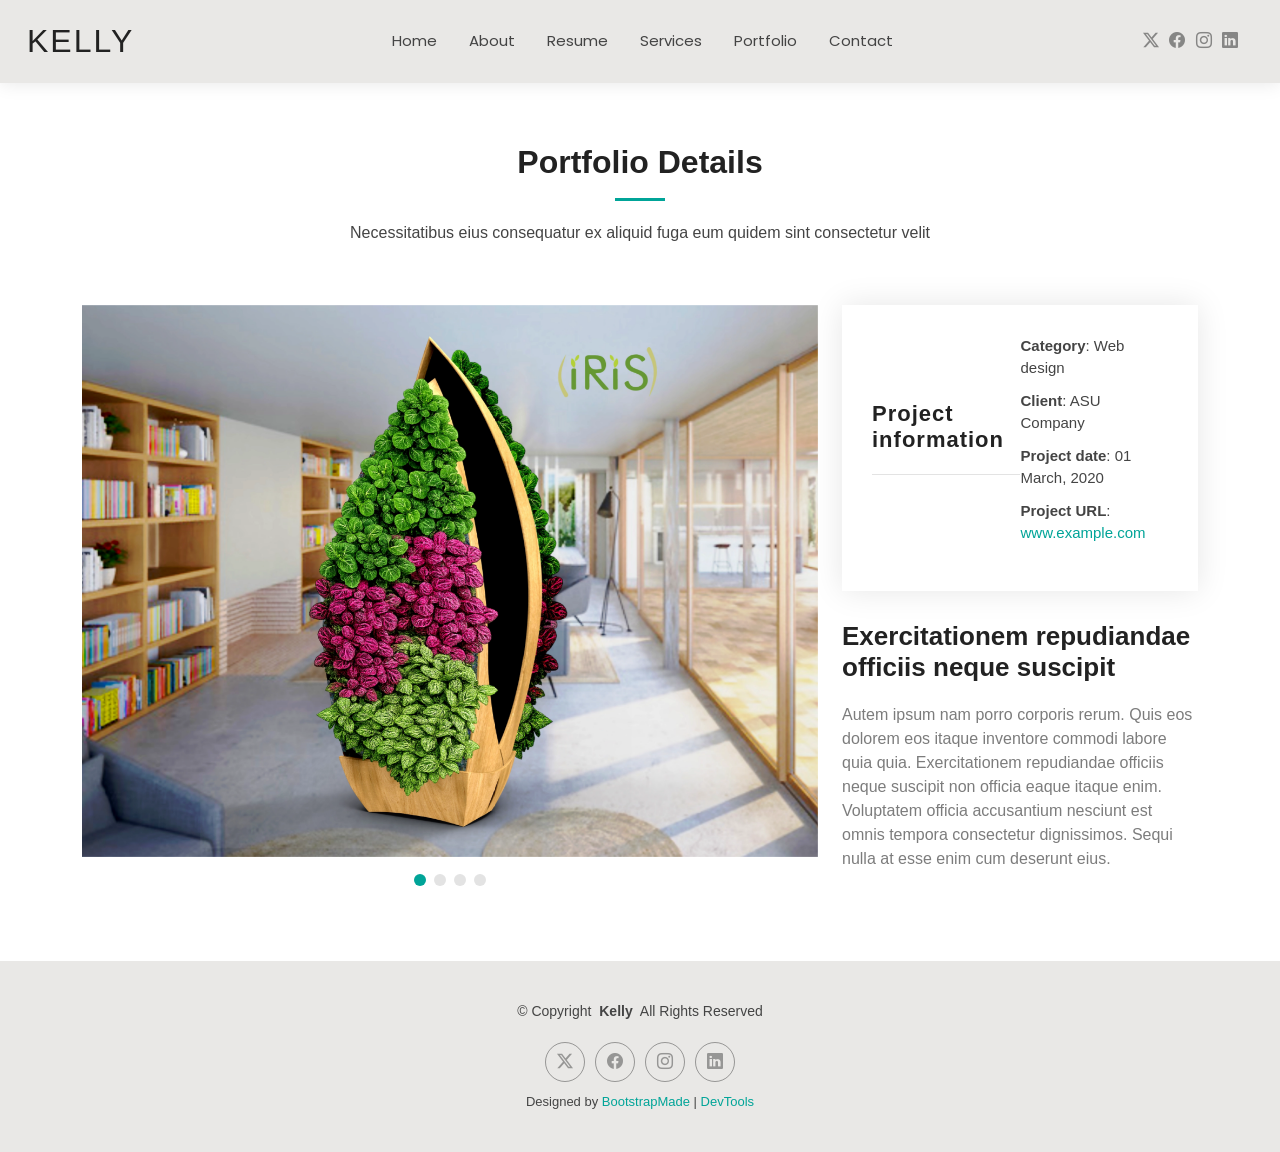
<file: portfolio-details.html>
<!DOCTYPE html>
<html lang="en">

<head>
  <meta charset="utf-8">
  <meta content="width=device-width, initial-scale=1.0" name="viewport">
  <title>Portfolio Details - Kelly Bootstrap Template</title>
  <meta name="description" content="">
  <meta name="keywords" content="">

  <!-- Favicons -->
  <link href="assets/img/favicon.png" rel="icon">
  <link href="assets/img/apple-touch-icon.png" rel="apple-touch-icon">

  <!-- Fonts -->
  <link href="https://fonts.googleapis.com" rel="preconnect">
  <link href="https://fonts.gstatic.com" rel="preconnect" crossorigin>
  <link href="https://fonts.googleapis.com/css2?family=Roboto:ital,wght@0,100;0,300;0,400;0,500;0,700;0,900;1,100;1,300;1,400;1,500;1,700;1,900&family=Poppins:ital,wght@0,100;0,200;0,300;0,400;0,500;0,600;0,700;0,800;0,900;1,100;1,200;1,300;1,400;1,500;1,600;1,700;1,800;1,900&family=Raleway:ital,wght@0,100;0,200;0,300;0,400;0,500;0,600;0,700;0,800;0,900;1,100;1,200;1,300;1,400;1,500;1,600;1,700;1,800;1,900&display=swap" rel="stylesheet">

  <!-- Vendor CSS Files -->
  <link href="assets/vendor/bootstrap/css/bootstrap.min.css" rel="stylesheet">
  <link href="assets/vendor/bootstrap-icons/bootstrap-icons.css" rel="stylesheet">
  <link href="assets/vendor/aos/aos.css" rel="stylesheet">
  <link href="assets/vendor/swiper/swiper-bundle.min.css" rel="stylesheet">
  <link href="assets/vendor/glightbox/css/glightbox.min.css" rel="stylesheet">

  <!-- Main CSS File -->
  <link href="assets/css/main.css" rel="stylesheet">

  <!-- =======================================================
  * Template Name: Kelly
  * Template URL: https://bootstrapmade.com/kelly-free-bootstrap-cv-resume-html-template/
  * Updated: Aug 07 2024 with Bootstrap v5.3.3
  * Author: BootstrapMade.com
  * License: https://bootstrapmade.com/license/
  ======================================================== -->
</head>

<body class="portfolio-details-page">

  <header id="header" class="header d-flex align-items-center light-background sticky-top">
    <div class="container-fluid position-relative d-flex align-items-center justify-content-between">

      <a href="index.html" class="logo d-flex align-items-center me-auto me-xl-0">
        <!-- Uncomment the line below if you also wish to use an image logo -->
        <!-- <img src="assets/img/logo.png" alt=""> -->
        <h1 class="sitename">Kelly</h1>
      </a>

      <nav id="navmenu" class="navmenu">
        <ul>
          <li><a href="index.html">Home</a></li>
          <li><a href="about.html">About</a></li>
          <li><a href="resume.html">Resume</a></li>
          <li><a href="services.html">Services</a></li>
          <li><a href="portfolio.html">Portfolio</a></li>
          <li><a href="contact.html">Contact</a></li>
        </ul>
        <i class="mobile-nav-toggle d-xl-none bi bi-list"></i>
      </nav>

      <div class="header-social-links">
        <a href="#" class="twitter"><i class="bi bi-twitter-x"></i></a>
        <a href="#" class="facebook"><i class="bi bi-facebook"></i></a>
        <a href="#" class="instagram"><i class="bi bi-instagram"></i></a>
        <a href="#" class="linkedin"><i class="bi bi-linkedin"></i></a>
      </div>

    </div>
  </header>

  <main class="main">

    <!-- Portfolio Details Section -->
    <section id="portfolio-details" class="portfolio-details section">

      <!-- Section Title -->
      <div class="container section-title" data-aos="fade-up">
        <h2>Portfolio Details</h2>
        <p>Necessitatibus eius consequatur ex aliquid fuga eum quidem sint consectetur velit</p>
      </div><!-- End Section Title -->

      <div class="container" data-aos="fade-up" data-aos-delay="100">

        <div class="row gy-4">

          <div class="col-lg-8">
            <div class="portfolio-details-slider swiper init-swiper">

              <script type="application/json" class="swiper-config">
                {
                  "loop": true,
                  "speed": 600,
                  "autoplay": {
                    "delay": 5000
                  },
                  "slidesPerView": "auto",
                  "pagination": {
                    "el": ".swiper-pagination",
                    "type": "bullets",
                    "clickable": true
                  }
                }
              </script>

              <div class="swiper-wrapper align-items-center">

                <div class="swiper-slide">
                  <img src="assets/img/portfolio/1.Iris/1.1.Iris.webp" alt="">
                </div>

                <div class="swiper-slide">
                  <img src="assets/img/portfolio//1.Iris/1.2.Iris.webp" alt="">
                </div>

                <div class="swiper-slide">
                  <img src="assets/img/portfolio/1.Iris/1.3.Iris.webp" alt="">
                </div>

                <div class="swiper-slide">
                  <img src="assets/img/portfolio/1.Iris/1.4.Iris.webp" alt="">
                </div>

              </div>
              <div class="swiper-pagination"></div>
            </div>
          </div>

          <div class="col-lg-4">
            <div class="portfolio-info" data-aos="fade-up" data-aos-delay="200">
              <h3>Project information</h3>
              <ul>
                <li><strong>Category</strong>: Web design</li>
                <li><strong>Client</strong>: ASU Company</li>
                <li><strong>Project date</strong>: 01 March, 2020</li>
                <li><strong>Project URL</strong>: <a href="#">www.example.com</a></li>
              </ul>
            </div>
            <div class="portfolio-description" data-aos="fade-up" data-aos-delay="300">
              <h2>Exercitationem repudiandae officiis neque suscipit</h2>
              <p>
                Autem ipsum nam porro corporis rerum. Quis eos dolorem eos itaque inventore commodi labore quia quia. Exercitationem repudiandae officiis neque suscipit non officia eaque itaque enim. Voluptatem officia accusantium nesciunt est omnis tempora consectetur dignissimos. Sequi nulla at esse enim cum deserunt eius.
              </p>
            </div>
          </div>

        </div>

      </div>

    </section><!-- /Portfolio Details Section -->

  </main>

  <footer id="footer" class="footer light-background">

    <div class="container">
      <div class="copyright text-center ">
        <p>© <span>Copyright</span> <strong class="px-1 sitename">Kelly</strong> <span>All Rights Reserved<br></span></p>
      </div>
      <div class="social-links d-flex justify-content-center">
        <a href=""><i class="bi bi-twitter-x"></i></a>
        <a href=""><i class="bi bi-facebook"></i></a>
        <a href=""><i class="bi bi-instagram"></i></a>
        <a href=""><i class="bi bi-linkedin"></i></a>
      </div>
      <div class="credits">
        <!-- All the links in the footer should remain intact. -->
        <!-- You can delete the links only if you've purchased the pro version. -->
        <!-- Licensing information: https://bootstrapmade.com/license/ -->
        <!-- Purchase the pro version with working PHP/AJAX contact form: [buy-url] -->
        Designed by <a href="https://bootstrapmade.com/">BootstrapMade</a> | <a href="https://bootstrapmade.com/tools/">DevTools</a>
      </div>
    </div>

  </footer>

  <!-- Scroll Top -->
  <a href="#" id="scroll-top" class="scroll-top d-flex align-items-center justify-content-center"><i class="bi bi-arrow-up-short"></i></a>

  <!-- Preloader -->
  <div id="preloader"></div>

  <!-- Vendor JS Files -->
  <script src="assets/vendor/bootstrap/js/bootstrap.bundle.min.js"></script>
  <script src="assets/vendor/php-email-form/validate.js"></script>
  <script src="assets/vendor/aos/aos.js"></script>
  <script src="assets/vendor/waypoints/noframework.waypoints.js"></script>
  <script src="assets/vendor/purecounter/purecounter_vanilla.js"></script>
  <script src="assets/vendor/swiper/swiper-bundle.min.js"></script>
  <script src="assets/vendor/glightbox/js/glightbox.min.js"></script>
  <script src="assets/vendor/imagesloaded/imagesloaded.pkgd.min.js"></script>
  <script src="assets/vendor/isotope-layout/isotope.pkgd.min.js"></script>

  <!-- Main JS File -->
  <script src="assets/js/main.js"></script>

</body>

</html>
</file>
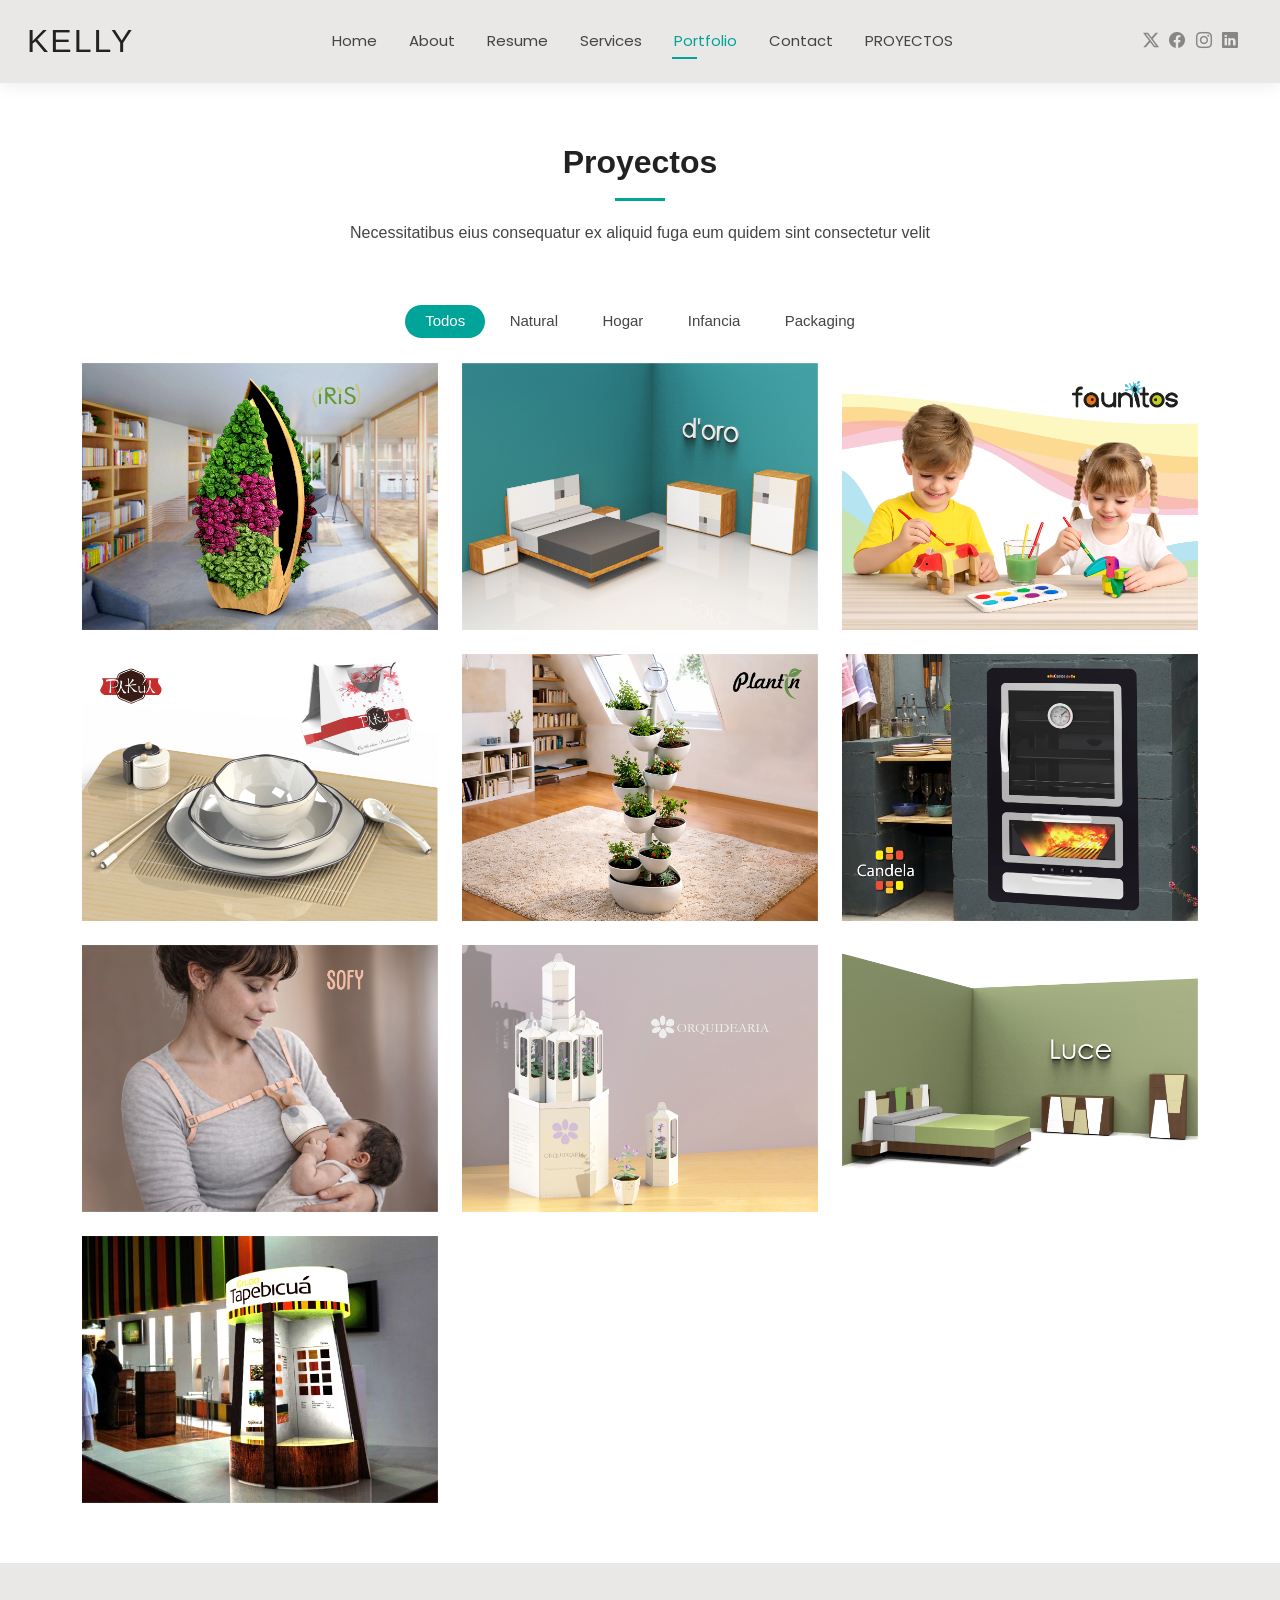
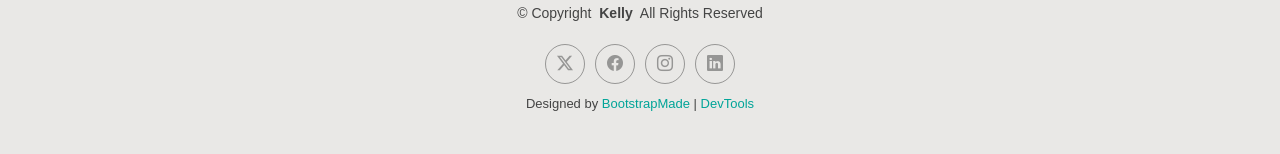
<file: portfolio.html>
<!DOCTYPE html>
<html lang="en">

<head>
  <meta charset="utf-8">
  <meta content="width=device-width, initial-scale=1.0" name="viewport">
  <title>Proyectos</title>
  <meta name="description" content="">
  <meta name="keywords" content="">

  <!-- Favicons -->
  <link href="assets/img/favicon.png" rel="icon">
  <link href="assets/img/apple-touch-icon.png" rel="apple-touch-icon">

  <!-- Fonts -->
  <link href="https://fonts.googleapis.com" rel="preconnect">
  <link href="https://fonts.gstatic.com" rel="preconnect" crossorigin>
  <link href="https://fonts.googleapis.com/css2?family=Roboto:ital,wght@0,100;0,300;0,400;0,500;0,700;0,900;1,100;1,300;1,400;1,500;1,700;1,900&family=Poppins:ital,wght@0,100;0,200;0,300;0,400;0,500;0,600;0,700;0,800;0,900;1,100;1,200;1,300;1,400;1,500;1,600;1,700;1,800;1,900&family=Raleway:ital,wght@0,100;0,200;0,300;0,400;0,500;0,600;0,700;0,800;0,900;1,100;1,200;1,300;1,400;1,500;1,600;1,700;1,800;1,900&display=swap" rel="stylesheet">

  <!-- Vendor CSS Files -->
  <link href="assets/vendor/bootstrap/css/bootstrap.min.css" rel="stylesheet">
  <link href="assets/vendor/bootstrap-icons/bootstrap-icons.css" rel="stylesheet">
  <link href="assets/vendor/aos/aos.css" rel="stylesheet">
  <link href="assets/vendor/swiper/swiper-bundle.min.css" rel="stylesheet">
  <link href="assets/vendor/glightbox/css/glightbox.min.css" rel="stylesheet">

  <!-- Main CSS File -->
  <link href="assets/css/main.css" rel="stylesheet">

  <!-- =======================================================
  * Template Name: Kelly
  * Template URL: https://bootstrapmade.com/kelly-free-bootstrap-cv-resume-html-template/
  * Updated: Aug 07 2024 with Bootstrap v5.3.3
  * Author: BootstrapMade.com
  * License: https://bootstrapmade.com/license/
  ======================================================== -->
</head>

<body class="portfolio-page">

  <header id="header" class="header d-flex align-items-center light-background sticky-top">
    <div class="container-fluid position-relative d-flex align-items-center justify-content-between">

      <a href="index.html" class="logo d-flex align-items-center me-auto me-xl-0">
        <!-- Uncomment the line below if you also wish to use an image logo -->
        <!-- <img src="assets/img/logo.png" alt=""> -->
        <h1 class="sitename">Kelly</h1>
      </a>

      <nav id="navmenu" class="navmenu">
        <ul>
          <li><a href="index.html">Home</a></li>
          <li><a href="about.html">About</a></li>
          <li><a href="resume.html">Resume</a></li>
          <li><a href="services.html">Services</a></li>
          <li><a href="portfolio.html" class="active">Portfolio</a></li>
          <li><a href="contact.html">Contact</a></li>
          <li><a href="portafolio.html">PROYECTOS</a></li>


        </ul>
        <i class="mobile-nav-toggle d-xl-none bi bi-list"></i>
      </nav>

      <div class="header-social-links">
        <a href="#" class="twitter"><i class="bi bi-twitter-x"></i></a>
        <a href="#" class="facebook"><i class="bi bi-facebook"></i></a>
        <a href="#" class="instagram"><i class="bi bi-instagram"></i></a>
        <a href="#" class="linkedin"><i class="bi bi-linkedin"></i></a>
      </div>

    </div>
  </header>

  <main class="main">

    <!-- Portfolio Section -->
    <section id="portfolio" class="portfolio section">

      <!-- Section Title -->
      <div class="container section-title" data-aos="fade-up">
        <h2>Proyectos</h2>
        <p>Necessitatibus eius consequatur ex aliquid fuga eum quidem sint consectetur velit</p>
      </div><!-- End Section Title -->

      <div class="container">

        <div class="isotope-layout" data-default-filter="*" data-layout="masonry" data-sort="original-order">

          <ul class="portfolio-filters isotope-filters" data-aos="fade-up" data-aos-delay="100">
            <li data-filter="*" class="filter-active">Todos</li>
            <li data-filter=".filter-app">Natural</li>
            <li data-filter=".filter-product">Hogar</li>
            <li data-filter=".filter-branding">Infancia</li>
            <li data-filter=".filter-packaging">Packaging</li>

       
          </ul><!-- End Portfolio Filters -->

          <div class="row gy-4 isotope-container" data-aos="fade-up" data-aos-delay="200">



            <!-- NATURAL  -->
            <div class="col-lg-4 col-md-6 portfolio-item isotope-item filter-app">
              <img src="assets/img/masonry-portfolio/1.1.Iris.webp" class="img-fluid" alt="">
              <div class="portfolio-info">
                <h4>Iris</h4>
                <p>Lorem ipsum, dolor sit</p>
                <a href="assets/img/masonry-portfolio/1.1.Iris.webp" title="Iris" data-gallery="portfolio-gallery-app" class="glightbox preview-link"><i class="bi bi-zoom-in"></i></a>
                <a href="portfolio-details.html" title="Más Detalles" class="details-link"><i class="bi bi-link-45deg"></i></a>
              </div>
              
            </div><!-- End Portfolio Item -->



            <!-- HOGAR -->
            <div class="col-lg-4 col-md-6 portfolio-item isotope-item filter-product">
              <img src="assets/img/masonry-portfolio/3.1.Doro.webp" class="img-fluid" alt="">
              <div class="portfolio-info">
                <h4>D'oro</h4>
                <p>Lorem ipsum, dolor sit</p>
                <a href="assets/img/masonry-portfolio/3.1.Doro.webp" title="D'oro" data-gallery="portfolio-gallery-product" class="glightbox preview-link"><i class="bi bi-zoom-in"></i></a>
                <a href="portfolio-details.html" title="Más Detalles" class="details-link"><i class="bi bi-link-45deg"></i></a>
              </div>
            </div><!-- End Portfolio Item -->


            <!-- INFANCIA -->
            <div class="col-lg-4 col-md-6 portfolio-item isotope-item filter-branding">
              <img src="assets/img/masonry-portfolio/8.1.Faunis.webp" class="img-fluid" alt="">
              <div class="portfolio-info">
                <h4>Faunitos</h4>
                <p>Lorem ipsum, dolor sit</p>
                <a href="assets/img/masonry-portfolio/8.1.Faunis.webp" title="Faunitos" data-gallery="portfolio-gallery-branding" class="glightbox preview-link"><i class="bi bi-zoom-in"></i></a>
                <a href="portfolio-details.html" title="Más Detalles" class="details-link"><i class="bi bi-link-45deg"></i></a>
              </div>
            </div><!-- End Portfolio Item -->

            <!-- PACKAGING1 -->
            <div class="col-lg-4 col-md-6 portfolio-item isotope-item filter-packaging">
              <img src="assets/img/masonry-portfolio/9.1.Pakua.webp" class="img-fluid" alt="">
              <div class="portfolio-info">
                <h4>Pakua</h4>
                <p>Lorem ipsum, dolor sit</p>
                <a href="assets/img/masonry-portfolio/9.1.Pakua.webp" title="Pakua" data-gallery="portfolio-gallery-packaging" class="glightbox preview-link"><i class="bi bi-zoom-in"></i></a>
                <a href="portfolio-details.html" title="Más Detalles" class="details-link"><i class="bi bi-link-45deg"></i></a>
              </div>
            </div><!-- End Portfolio Item -->


              <!-- NATURAL -->
            <div class="col-lg-4 col-md-6 portfolio-item isotope-item filter-app">
              <img src="assets/img/masonry-portfolio/6.1.Plantin.webp" class="img-fluid" alt="">
              <div class="portfolio-info">
                <h4>Plantín</h4>
                <p>Lorem ipsum, dolor sit</p>
                <a href="assets/img/masonry-portfolio/6.1.Plantin.webp" title="Plantin" data-gallery="portfolio-gallery-app" class="glightbox preview-link"><i class="bi bi-zoom-in"></i></a>
                <a href="portfolio-details.html" title="Más Detalles" class="details-link"><i class="bi bi-link-45deg"></i></a>
              </div>
            </div><!-- End Portfolio Item -->


            <!-- CARD3 - HOGAR -->
            <div class="col-lg-4 col-md-6 portfolio-item isotope-item filter-product">
              <img src="assets/img/masonry-portfolio/7.1.Candela.webp" class="img-fluid" alt="">
              <div class="portfolio-info">
                <h4>Candela</h4>
                <p>Lorem ipsum, dolor sit</p>
                <a href="assets/img/masonry-portfolio/7.1.Candela.webp" title="Candela" data-gallery="portfolio-gallery-product" class="glightbox preview-link"><i class="bi bi-zoom-in"></i></a>
                <a href="portfolio-details.html" title="Más Detalles" class="details-link"><i class="bi bi-link-45deg"></i></a>
              </div>
            </div><!-- End Portfolio Item -->
           

            <!-- WEB2 - INFANCIA -->
            <div class="col-lg-4 col-md-6 portfolio-item isotope-item filter-branding">
              <img src="assets/img/masonry-portfolio/5.1.Sofy.webp" class="img-fluid" alt="">
              <div class="portfolio-info">
                <h4>Sofy</h4>
                <p>Lorem ipsum, dolor sit</p>
                <a href="assets/img/masonry-portfolio/5.1.Sofy.webp" title="Sofy" data-gallery="portfolio-gallery-branding" class="glightbox preview-link"><i class="bi bi-zoom-in"></i></a>
                <a href="portfolio-details.html" title="Más Detalles" class="details-link"><i class="bi bi-link-45deg"></i></a>
              </div>
            </div><!-- End Portfolio Item -->


            <!-- PACKAGING2 -->
            <div class="col-lg-4 col-md-6 portfolio-item isotope-item filter-packaging">
              <img src="assets/img/masonry-portfolio/10.1.Orquid.webp" class="img-fluid" alt="">
              <div class="portfolio-info">
                <h4>Orquidearia</h4>
                <p>Lorem ipsum, dolor sit</p>
                <a href="assets/img/masonry-portfolio/10.1.Orquid.webp" title="Orquidearia" data-gallery="portfolio-gallery-packaging" class="glightbox preview-link"><i class="bi bi-zoom-in"></i></a>
                <a href="portfolio-details.html" title="Más Detalles" class="details-link"><i class="bi bi-link-45deg"></i></a>
              </div>
            </div><!-- End Portfolio Item -->
           

         <!-- CARD2 - HOGAR -->
            <div class="col-lg-4 col-md-6 portfolio-item isotope-item filter-product">
              <img src="assets/img/masonry-portfolio/4.1.Luce.webp" class="img-fluid" alt="">
              <div class="portfolio-info">
                <h4>Luce</h4>
                <p>Lorem ipsum, dolor sit</p>
                <a href="assets/img/masonry-portfolio/4.1.Luce.webp" title="Luce" data-gallery="portfolio-gallery-product" class="glightbox preview-link"><i class="bi bi-zoom-in"></i></a>
                <a href="portfolio-details.html" title="Más Detalles" class="details-link"><i class="bi bi-link-45deg"></i></a>
              </div>
            </div><!-- End Portfolio Item -->

     

          <!-- PACKAGING1 -->
            <div class="col-lg-4 col-md-6 portfolio-item isotope-item filter-packaging">
              <img src="assets/img/masonry-portfolio/2.1.StandTap.webp" class="img-fluid" alt="">
              <div class="portfolio-info">
                <h4>Isla</h4>
                <p>Lorem ipsum, dolor sit</p>
                <a href="assets/img/masonry-portfolio/2.1.StandTap.webp" title="Isla" data-gallery="portfolio-gallery-packaging" class="glightbox preview-link"><i class="bi bi-zoom-in"></i></a>
                <a href="portfolio-details.html" title="Más Detalles" class="details-link"><i class="bi bi-link-45deg"></i></a>
              </div>
            </div><!-- End Portfolio Item -->

           
            


          </div><!-- End Portfolio Container -->

        </div>

      </div>

    </section><!-- /Portfolio Section -->

  </main>

  <footer id="footer" class="footer light-background">

    <div class="container">
      <div class="copyright text-center ">
        <p>© <span>Copyright</span> <strong class="px-1 sitename">Kelly</strong> <span>All Rights Reserved<br></span></p>
      </div>
      <div class="social-links d-flex justify-content-center">
        <a href=""><i class="bi bi-twitter-x"></i></a>
        <a href=""><i class="bi bi-facebook"></i></a>
        <a href=""><i class="bi bi-instagram"></i></a>
        <a href=""><i class="bi bi-linkedin"></i></a>
      </div>
      <div class="credits">
        <!-- All the links in the footer should remain intact. -->
        <!-- You can delete the links only if you've purchased the pro version. -->
        <!-- Licensing information: https://bootstrapmade.com/license/ -->
        <!-- Purchase the pro version with working PHP/AJAX contact form: [buy-url] -->
        Designed by <a href="https://bootstrapmade.com/">BootstrapMade</a> | <a href="https://bootstrapmade.com/tools/">DevTools</a>
      </div>
    </div>

  </footer>

  <!-- Scroll Top -->
  <a href="#" id="scroll-top" class="scroll-top d-flex align-items-center justify-content-center"><i class="bi bi-arrow-up-short"></i></a>

  <!-- Preloader -->
  <div id="preloader"></div>

  <!-- Vendor JS Files -->
  <script src="assets/vendor/bootstrap/js/bootstrap.bundle.min.js"></script>
  <script src="assets/vendor/php-email-form/validate.js"></script>
  <script src="assets/vendor/aos/aos.js"></script>
  <script src="assets/vendor/waypoints/noframework.waypoints.js"></script>
  <script src="assets/vendor/purecounter/purecounter_vanilla.js"></script>
  <script src="assets/vendor/swiper/swiper-bundle.min.js"></script>
  <script src="assets/vendor/glightbox/js/glightbox.min.js"></script>
  <script src="assets/vendor/imagesloaded/imagesloaded.pkgd.min.js"></script>
  <script src="assets/vendor/isotope-layout/isotope.pkgd.min.js"></script>

  <!-- Main JS File -->
  <script src="assets/js/main.js"></script>

</body>

</html>
</file>
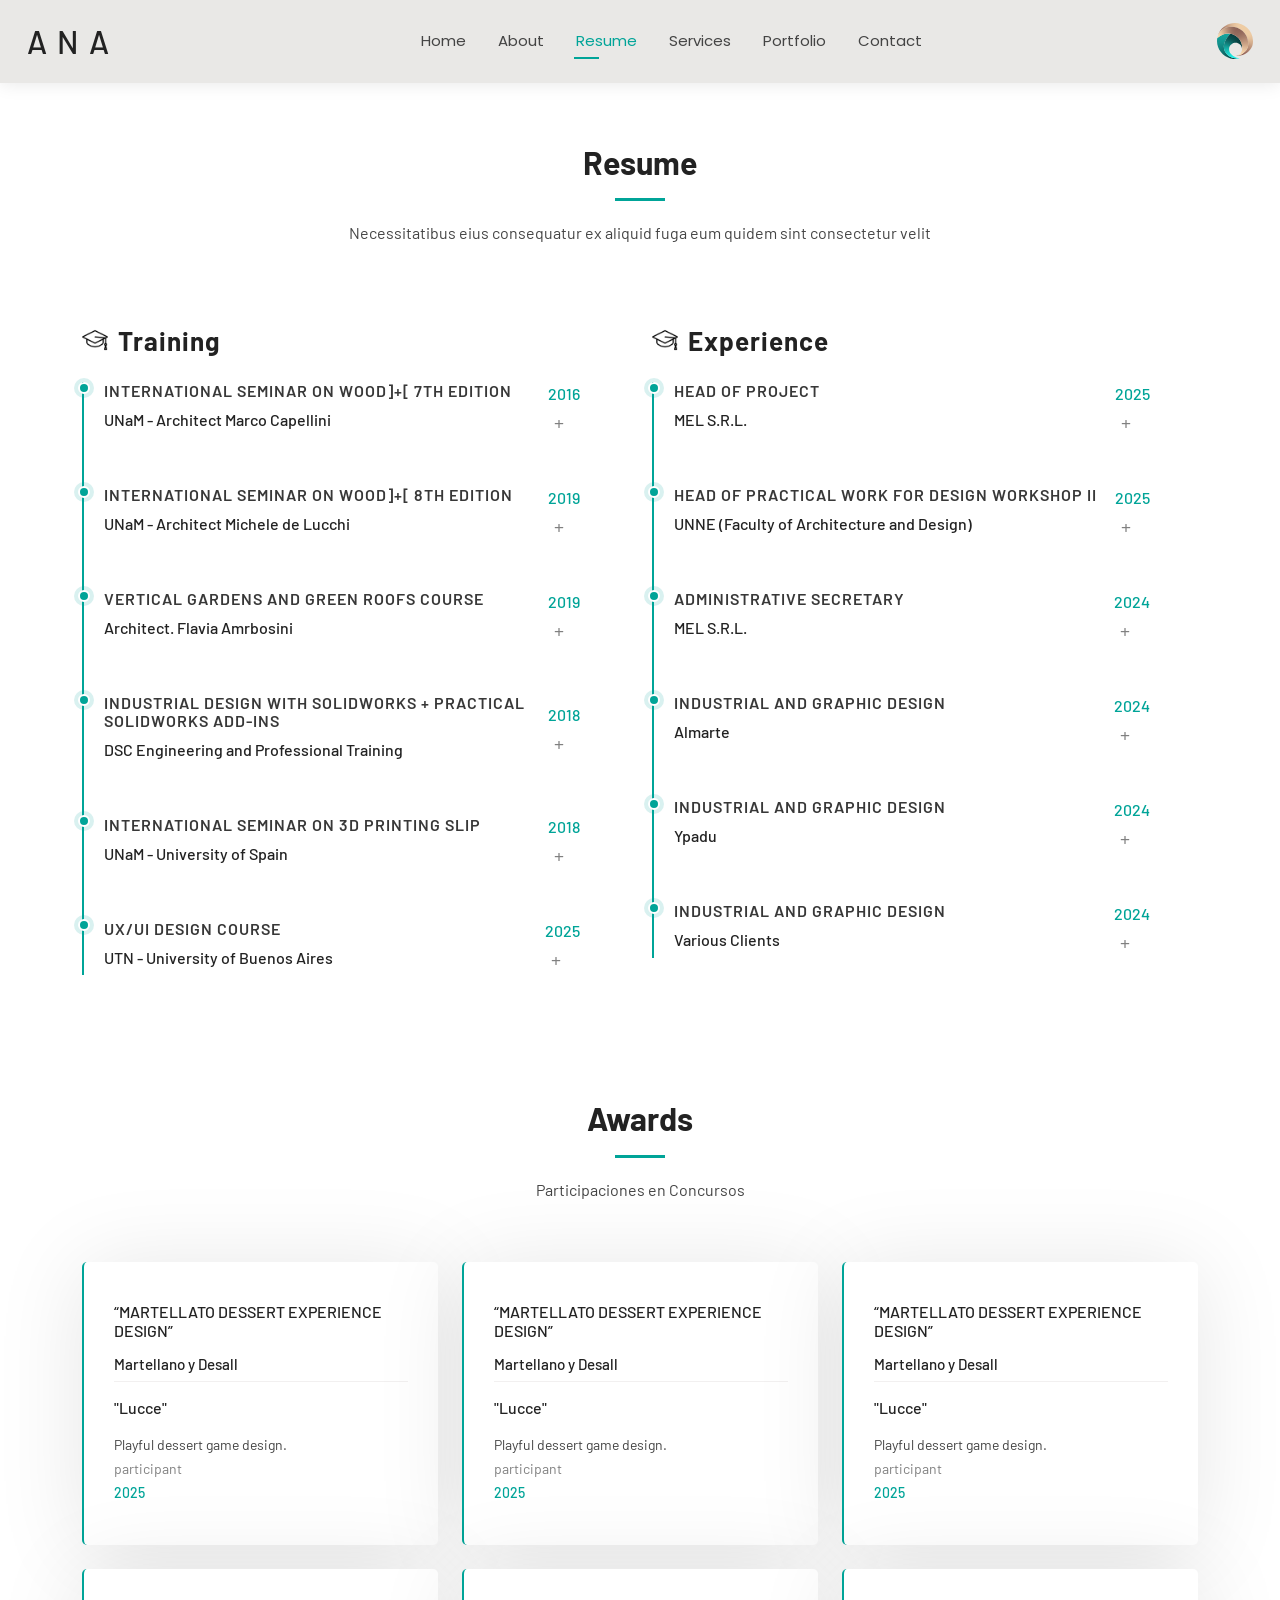
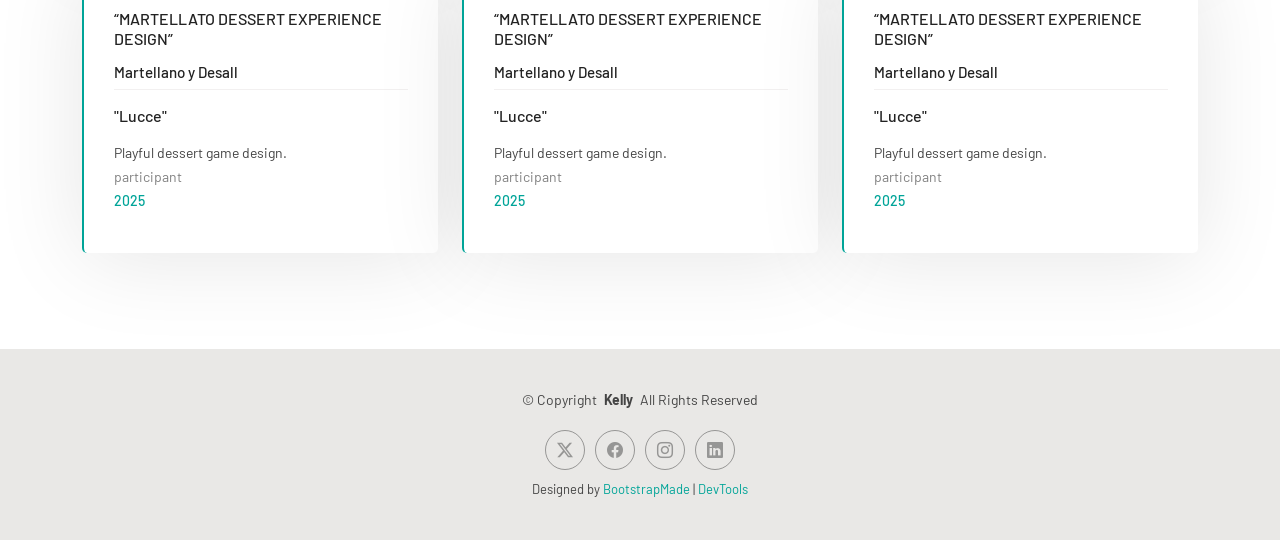
<file: resume.html>
<!DOCTYPE html>
<html lang="en">

<head>
  <meta charset="utf-8">
  <meta content="width=device-width, initial-scale=1.0" name="viewport">
  <title>Resume - Kelly Bootstrap Template</title>
  <meta name="description" content="">
  <meta name="keywords" content="">

  <!-- Favicons -->
  <link href="assets/icons/logoAna.svg" rel="icon">


  <!-- Fonts -->
  <link href="https://fonts.googleapis.com" rel="preconnect">
  <link href="https://fonts.gstatic.com" rel="preconnect" crossorigin>
  <link href="https://fonts.googleapis.com/css2?family=Roboto:ital,wght@0,100;0,300;0,400;0,500;0,700;0,900;1,100;1,300;1,400;1,500;1,700;1,900&family=Poppins:ital,wght@0,100;0,200;0,300;0,400;0,500;0,600;0,700;0,800;0,900;1,100;1,200;1,300;1,400;1,500;1,600;1,700;1,800;1,900&family=Raleway:ital,wght@0,100;0,200;0,300;0,400;0,500;0,600;0,700;0,800;0,900;1,100;1,200;1,300;1,400;1,500;1,600;1,700;1,800;1,900&display=swap" rel="stylesheet">

  <link rel="preconnect" href="https://fonts.googleapis.com">
  <link rel="preconnect" href="https://fonts.gstatic.com" crossorigin>
  <link href="https://fonts.googleapis.com/css2?family=Barlow+Condensed:ital,wght@0,100;0,200;0,300;0,400;0,500;0,600;0,700;0,800;0,900;1,100;1,200;1,300;1,400;1,500;1,600;1,700;1,800;1,900&family=Barlow:ital,wght@0,100;0,200;0,300;0,400;0,500;0,600;0,700;0,800;0,900;1,100;1,200;1,300;1,400;1,500;1,600;1,700;1,800;1,900&display=swap" rel="stylesheet">

  <!-- Vendor CSS Files -->
  <link href="assets/vendor/bootstrap/css/bootstrap.min.css" rel="stylesheet">
  <link href="assets/vendor/bootstrap-icons/bootstrap-icons.css" rel="stylesheet">
  <link href="assets/vendor/aos/aos.css" rel="stylesheet">
  <link href="assets/vendor/swiper/swiper-bundle.min.css" rel="stylesheet">
  <link href="assets/vendor/glightbox/css/glightbox.min.css" rel="stylesheet">

  <!-- Main CSS File -->
  <link href="assets/css/main.css" rel="stylesheet">

  <!-- =======================================================
  * Template Name: Kelly
  * Template URL: https://bootstrapmade.com/kelly-free-bootstrap-cv-resume-html-template/
  * Updated: Aug 07 2024 with Bootstrap v5.3.3
  * Author: BootstrapMade.com
  * License: https://bootstrapmade.com/license/
  ======================================================== -->
</head>

<body class="resume-page">

  <header id="header" class="header d-flex align-items-center light-background sticky-top">
    <div class="container-fluid position-relative d-flex align-items-center justify-content-between">

      <a href="index.html" class="logo d-flex align-items-center me-auto me-xl-0">
        <!-- Uncomment the line below if you also wish to use an image logo -->
        <!-- <img src="assets/img/logo.png" alt=""> -->
        <h1 class="sitename">A N A</h1>
      </a>

      <nav id="navmenu" class="navmenu">
        <ul>
          <li><a href="index.html">Home</a></li>
          <li><a href="about.html">About</a></li>
          <li><a href="resume.html" class="active">Resume</a></li>
          <li><a href="services.html">Services</a></li>
          <li><a href="portafolio.html">Portfolio</a></li>
          <li><a href="contact.html">Contact</a></li>
        </ul>
        <i class="mobile-nav-toggle d-xl-none bi bi-list"></i>
      </nav>

      <div>
        <a href="index.html"  class="logo d-flex align-items-center me-auto me-xl-0"><img src="assets/icons/logoAna.svg" alt="logo"> </a>
      </div>

    </div>
  </header>

  <main class="main">

    <!-- Resume Section -->
    <section id="resume" class="resume section">

      <!-- Section Title -->
      <div class="container section-title" data-aos="fade-up">
        <h2>Resume</h2>
        <p>Necessitatibus eius consequatur ex aliquid fuga eum quidem sint consectetur velit</p>
      </div><!-- End Section Title -->

      <div class="container">

        <div class="row">

          <div class="col-lg-6" data-aos="fade-up" data-aos-delay="100">
            
            <div class="title-box">
                <img src="/assets/icons/birrete.png" alt="icon-birrete">
                <h3 class="resume-title"> Training</h3>
            </div>
         
            
            <div class="resume-item">

              <div  class="grid-card">
                <div>
                      <h4>International Seminar on Wood]+[ 7th Edition</h4>
                  <div class="grid-subtitle">
                      <h6>UNaM - Architect Marco Capellini</h6>        
                  </div>
                </div>
              
                <div>
                  <p class="date">2016</p>
                  <button class="btn-card">+</button>
                </div>

              </div>
      
              <div class="resume-content">
                <ul>
                  <li>Circular Economy - Integral Ecology</li>
                </ul>
                
              </div>
            </div><!-- Edn Resume Item -->

            <div class="resume-item">
              <div  class="grid-card">
                <div>
                  <h4>International Seminar on Wood]+[ 8th Edition</h4>
                  <div class="grid-subtitle">
                    <h6>UNaM - Architect Michele de Lucchi</h6>                    
                  </div>
                
                </div>
                <div>
                  <p class="date">2019</p>
                  <button class="btn-card">+</button>
                </div>

              </div>
      
              <div class="resume-content">
                <ul>
                  <li>Molte mani (Many hands) - Co-design</li>
                </ul>
                
              </div>
            </div><!-- Edn Resume Item -->

            <div class="resume-item">
              <div  class="grid-card">
                <div>
                  <h4>Vertical Gardens and Green Roofs Course</h4>
                  <div class="grid-subtitle">
                     <h6>Architect. Flavia Amrbosini</h6>                     
                  </div>
                 
                </div>
                <div>
                  <p class="date">2019</p>
                  <button class="btn-card">+</button>
                </div>

              </div>
      
              <div class="resume-content">
                <ul>
                  <li>Vertical gardens and green roof design</li>
                </ul>
                
              </div>
            </div><!-- Edn Resume Item -->


            <div class="resume-item">
              <div  class="grid-card">
                <div>
                  <h4>Industrial Design with Solidworks + Practical Solidworks add-ins</h4>
                  <div class="grid-subtitle">
                    <h6>DSC Engineering and Professional Training</h6>
                    
                  </div>
                 
                </div>
                <div>
                  <p class="date">2018</p>
                  <button class="btn-card">+</button>
                </div>

              </div>
      
              <div class="resume-content">
                <ul>
                  <li>Computational design and simulation</li>
                </ul>
                
              </div>
            </div><!-- Edn Resume Item -->


            <div class="resume-item">
              <div  class="grid-card">
                <div>
                  <h4>International Seminar on 3D Printing Slip</h4>
                  <div class="grid-subtitle">
                    <h6>UNaM - University of Spain</h6>
                    
                  </div>
                  
                </div>
                <div>
                  <p class="date">2018</p>
                  <button class="btn-card">+</button>
                  
                </div>

              </div>
      
              <div class="resume-content">
                <ul>
                  <li>Uses and methods of 3D printing with slip</li>
                </ul>
                
              </div>
            </div><!-- Edn Resume Item -->


            <div class="resume-item">
              <div  class="grid-card">
                <div>
                  <h4>UX/UI Design Course</h4>
                  <div class="grid-subtitle">
                    <h6>UTN - University of Buenos Aires</h6>                   
                  </div>
                  
                </div>
                <div>
                  <p class="date">2025</p>
                  <button class="btn-card">+</button>
                </div>

              </div>
      
              <div class="resume-content">
                <ul>
                  <li>Digital products design</li>
                </ul>
                
              </div>
            </div><!-- Edn Resume Item -->
            

          </div>






          <!-- EXPERIENCE -->

          <div class="col-lg-6" data-aos="fade-up" data-aos-delay="200">
            <div class="title-box">
                <img src="/assets/icons/birrete.png" alt="icon-birrete">
                <h3 class="resume-title">Experience</h3>
            </div>
           
            <div class="resume-item">
              <div  class="grid-card">
                <div>
                  <h4>Head of Project</h4>
                  <h6>MEL S.R.L.</h6>
                </div>
                <div>
                  <p class="date">2025</p>
                  <button class="btn-card">+</button>
                </div>

              </div>
      
              <div class="resume-content">
                <ul>
                  <li>Development and management of projects</li>
                  <li>Market Research and Analysis</li>
                  <li>Design of innovative products</li>
                  <li>Production control</li>
                </ul>
                <p class="location">Chaco, Argentina</p>
                
              </div>
            </div><!-- Edn Resume Item -->

              <div class="resume-item">
              <div  class="grid-card">
                <div>
                  <h4>Head of Practical Work for Design Workshop II</h4>
                  <h6>UNNE (Faculty of Architecture and Design)</h6>
                </div>
                <div>
                  <p class="date">2025</p>
                  <button class="btn-card">+</button>
                </div>

              </div>
      
              <div class="resume-content">
                <ul>
                  <li>Education, organization, and evaluation of students according to the academic curriculum</li>
                </ul>
                <p class="location">Chaco, Argentina</p>
                
              </div>
            </div><!-- Edn Resume Item -->

              <div class="resume-item">
              <div  class="grid-card">
                <div>
                  <h4>Administrative Secretary</h4>
                  <h6>MEL S.R.L.</h6>
                </div>
                <div>
                  <p class="date">2024 </p>
                  <button class="btn-card">+</button>
                </div>

              </div>
      
              <div class="resume-content">
                <ul>
                  <li>Quantity Take-offs and Budgets</li>
                  <li>Data and File Organization</li>
                  <li>General Ledger</li>
                  <li>Production Costs</li>
                  <li>Banking and Other Transactions</li>
                </ul>
                <p class="location">Chaco, Argentina</p>
              </div>
            </div><!-- Edn Resume Item -->

              <div class="resume-item">
              <div  class="grid-card">
                <div>
                  <h4>Industrial and Graphic Design</h4>
                  <h6>Almarte</h6>
                </div>
                <div>
                  <p class="date">2024 </p>
                  <button class="btn-card">+</button>
                </div>

              </div>
      
              <div class="resume-content">
                <ul>
                  <li>Logo development</li>
                  <li>Plots and patterns design</li>
                  <li>Textil matrices and molds design</li>
                  <li>Various images design</li>
                  <li>Products design</li>
                </ul>
                <p class="location">Chaco, Argentina</p>
                
              </div>
            </div><!-- Edn Resume Item -->

              <div class="resume-item">
              <div  class="grid-card">
                <div>
                  <h4>Industrial and Graphic Design</h4>
                  <h6>Ypadu</h6>
                </div>
                <div>
                  <p class="date">2024</p>
                  <button class="btn-card">+</button>
                </div>

              </div>
      
              <div class="resume-content">
                <ul>
                  <li>Logo development</li>
                  <li>Corporate image design</li>
                  <li>Label design</li>
                  <li>Packaging (morphology + graphics)</li>
                  <li>Design and creation of advertising posters</li>
                </ul>
                <p class="location">Cusco, Peru</p>    
              </div>
            </div><!-- Edn Resume Item -->

               <div class="resume-item">
              <div  class="grid-card">
                <div>
                  <h4>Industrial and Graphic Design</h4>
                  <h6>Various Clients</h6>
                </div>
                <div>
                  <p class="date">2024</p>
                  <button class="btn-card">+</button>
                </div>

              </div>
      
              <div class="resume-content">
                <ul>
                  <li>Product design</li>
                  <li>Logo development</li>
                  <li>Label design</li>
                  <li>Design of advertising osters</li>
                </ul>
                <p class="location">Cusco, Peru</p>
              </div>
            </div><!-- Edn Resume Item -->

          </div>

        </div>

      </div>

    </section><!-- /Resume Section -->


  <!-- Services Section -->
    <section id="services" class="services section section-awards">

      <!-- Section Title -->
      <div class="container section-title" data-aos="fade-up">
        <h2 class="awards-title">Awards</h2>
        <p>Participaciones en Concursos</p>
      </div><!-- End Section Title -->

      <div class="container">

        <div class="row gy-4">

          <div class="col-lg-4 col-md-6" data-aos="fade-up" data-aos-delay="100">
            <div class="service-item item-cyan position-relative">
         
              <a href="#" class="stretched-link">
                <h4 class="h4-awards">“Martellato Dessert Experience Design”</h4> 
                <h5 class="h5-awards">Martellano y Desall</h5>
              </a>
              
              <h6 class="h6-awards">"Lucce"</h6>
              <p>Playful dessert game design.</p>
              <div class="grid-subtitle">
                 <p class="location">participant</p>
                  <p class="date">2025</p>
              </div>
             
            </div>
          </div><!-- End Service Item -->

          <div class="col-lg-4 col-md-6" data-aos="fade-up" data-aos-delay="100">
            <div class="service-item item-cyan position-relative">
         
              <a href="#" class="stretched-link">
                <h4 class="h4-awards">“Martellato Dessert Experience Design”</h4> 
                <h5 class="h5-awards">Martellano y Desall</h5>
              </a>
              
              <h6 class="h6-awards">"Lucce"</h6>
              <p>Playful dessert game design.</p>
              <div class="grid-subtitle">
                 <p class="location">participant</p>
                  <p class="date">2025</p>
              </div>
             
            </div>
          </div><!-- End Service Item -->

          <div class="col-lg-4 col-md-6" data-aos="fade-up" data-aos-delay="100">
            <div class="service-item item-cyan position-relative">
         
              <a href="#" class="stretched-link">
                <h4 class="h4-awards">“Martellato Dessert Experience Design”</h4> 
                <h5 class="h5-awards">Martellano y Desall</h5>
              </a>
              
              <h6 class="h6-awards">"Lucce"</h6>
              <p>Playful dessert game design.</p>
              <div class="grid-subtitle">
                 <p class="location">participant</p>
                  <p class="date">2025</p>
              </div>
             
            </div>
          </div><!-- End Service Item -->

          <div class="col-lg-4 col-md-6" data-aos="fade-up" data-aos-delay="100">
            <div class="service-item item-cyan position-relative">
         
              <a href="#" class="stretched-link">
                <h4 class="h4-awards">“Martellato Dessert Experience Design”</h4> 
                <h5 class="h5-awards">Martellano y Desall</h5>
              </a>
              
              <h6 class="h6-awards">"Lucce"</h6>
              <p>Playful dessert game design.</p>
              <div class="grid-subtitle">
                 <p class="location">participant</p>
                  <p class="date">2025</p>
              </div>
             
            </div>
          </div><!-- End Service Item -->

          <div class="col-lg-4 col-md-6" data-aos="fade-up" data-aos-delay="100">
            <div class="service-item item-cyan position-relative">
         
              <a href="#" class="stretched-link">
                <h4 class="h4-awards">“Martellato Dessert Experience Design”</h4> 
                <h5 class="h5-awards">Martellano y Desall</h5>
              </a>
              
              <h6 class="h6-awards">"Lucce"</h6>
              <p>Playful dessert game design.</p>
              <div class="grid-subtitle">
                 <p class="location">participant</p>
                  <p class="date">2025</p>
              </div>
             
            </div>
          </div><!-- End Service Item -->

          <div class="col-lg-4 col-md-6" data-aos="fade-up" data-aos-delay="100">
            <div class="service-item item-cyan position-relative">
         
              <a href="#" class="stretched-link">
                <h4 class="h4-awards">“Martellato Dessert Experience Design”</h4> 
                <h5 class="h5-awards">Martellano y Desall</h5>
              </a>
              
              <h6 class="h6-awards">"Lucce"</h6>
              <p>Playful dessert game design.</p>
              <div class="grid-subtitle">
                 <p class="location">participant</p>
                  <p class="date">2025</p>
              </div>
             
            </div>
          </div><!-- End Service Item -->

         

        </div>

      </div>

    </section><!-- /Services Section -->






  </main>

  <footer id="footer" class="footer light-background">

    <div class="container">
      <div class="copyright text-center ">
        <p>© <span>Copyright</span> <strong class="px-1 sitename">Kelly</strong> <span>All Rights Reserved<br></span></p>
      </div>
      <div class="social-links d-flex justify-content-center">
        <a href=""><i class="bi bi-twitter-x"></i></a>
        <a href=""><i class="bi bi-facebook"></i></a>
        <a href=""><i class="bi bi-instagram"></i></a>
        <a href=""><i class="bi bi-linkedin"></i></a>
      </div>
      <div class="credits">
        <!-- All the links in the footer should remain intact. -->
        <!-- You can delete the links only if you've purchased the pro version. -->
        <!-- Licensing information: https://bootstrapmade.com/license/ -->
        <!-- Purchase the pro version with working PHP/AJAX contact form: [buy-url] -->
        Designed by <a href="https://bootstrapmade.com/">BootstrapMade</a> | <a href="https://bootstrapmade.com/tools/">DevTools</a>
      </div>
    </div>

  </footer>

  <!-- Scroll Top -->
  <a href="#" id="scroll-top" class="scroll-top d-flex align-items-center justify-content-center"><i class="bi bi-arrow-up-short"></i></a>

  <!-- Preloader -->
  <div id="preloader"></div>

<script>
document.querySelectorAll(".btn-card").forEach(button => {
  button.addEventListener("click", function () {
    const resumeItem = this.closest(".resume-item");
    
    resumeItem.classList.toggle("active");

    if (resumeItem.classList.contains("active")) {
      this.textContent = "-";
    } else {
      this.textContent = "+";
    }
  });
});
</script>

  <!-- Vendor JS Files -->
  <script src="assets/vendor/bootstrap/js/bootstrap.bundle.min.js"></script>
  <script src="assets/vendor/php-email-form/validate.js"></script>
  <script src="assets/vendor/aos/aos.js"></script>
  <script src="assets/vendor/waypoints/noframework.waypoints.js"></script>
  <script src="assets/vendor/purecounter/purecounter_vanilla.js"></script>
  <script src="assets/vendor/swiper/swiper-bundle.min.js"></script>
  <script src="assets/vendor/glightbox/js/glightbox.min.js"></script>
  <script src="assets/vendor/imagesloaded/imagesloaded.pkgd.min.js"></script>
  <script src="assets/vendor/isotope-layout/isotope.pkgd.min.js"></script>

  <!-- Main JS File -->
  <script src="assets/js/main.js"></script>





</body>

</html>
</file>
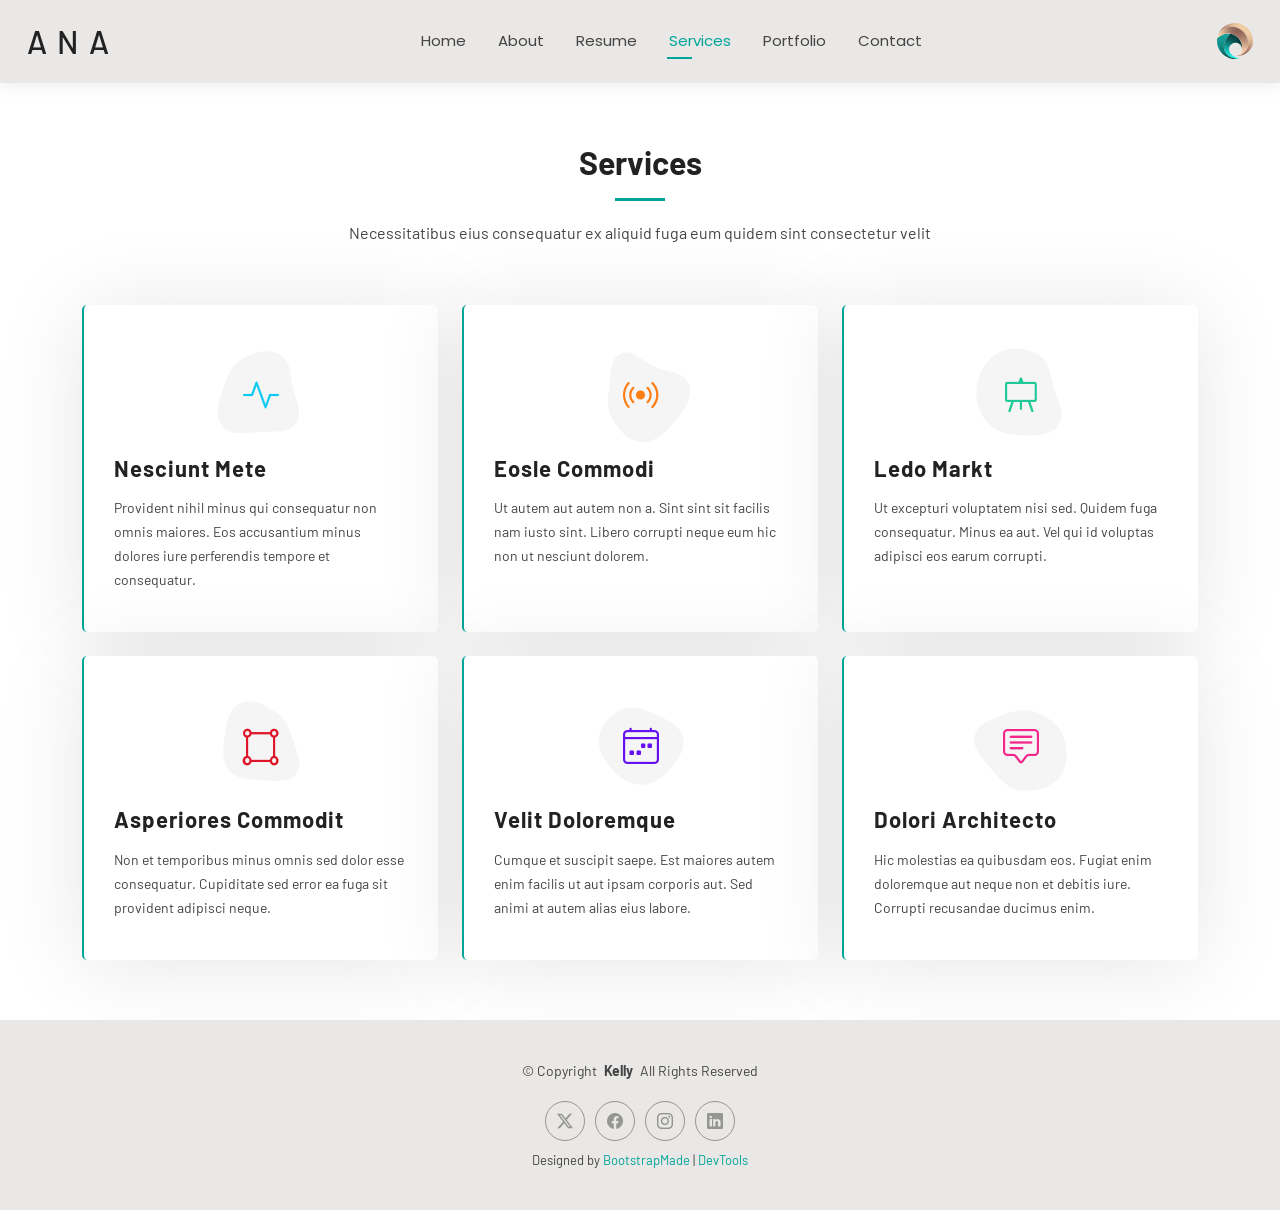
<file: services.html>
<!DOCTYPE html>
<html lang="en">

<head>
  <meta charset="utf-8">
  <meta content="width=device-width, initial-scale=1.0" name="viewport">
  <title>Services - Kelly Bootstrap Template</title>
  <meta name="description" content="">
  <meta name="keywords" content="">

  <!-- Favicons -->
  <link href="assets/icons/logoAna.svg" rel="icon">

  <!-- Fonts -->
  <link href="https://fonts.googleapis.com" rel="preconnect">
  <link href="https://fonts.gstatic.com" rel="preconnect" crossorigin>
  <link href="https://fonts.googleapis.com/css2?family=Roboto:ital,wght@0,100;0,300;0,400;0,500;0,700;0,900;1,100;1,300;1,400;1,500;1,700;1,900&family=Poppins:ital,wght@0,100;0,200;0,300;0,400;0,500;0,600;0,700;0,800;0,900;1,100;1,200;1,300;1,400;1,500;1,600;1,700;1,800;1,900&family=Raleway:ital,wght@0,100;0,200;0,300;0,400;0,500;0,600;0,700;0,800;0,900;1,100;1,200;1,300;1,400;1,500;1,600;1,700;1,800;1,900&display=swap" rel="stylesheet">

  <link rel="preconnect" href="https://fonts.googleapis.com">
  <link rel="preconnect" href="https://fonts.gstatic.com" crossorigin>
  <link href="https://fonts.googleapis.com/css2?family=Barlow+Condensed:ital,wght@0,100;0,200;0,300;0,400;0,500;0,600;0,700;0,800;0,900;1,100;1,200;1,300;1,400;1,500;1,600;1,700;1,800;1,900&family=Barlow:ital,wght@0,100;0,200;0,300;0,400;0,500;0,600;0,700;0,800;0,900;1,100;1,200;1,300;1,400;1,500;1,600;1,700;1,800;1,900&display=swap" rel="stylesheet">

  <!-- Vendor CSS Files -->
  <link href="assets/vendor/bootstrap/css/bootstrap.min.css" rel="stylesheet">
  <link href="assets/vendor/bootstrap-icons/bootstrap-icons.css" rel="stylesheet">
  <link href="assets/vendor/aos/aos.css" rel="stylesheet">
  <link href="assets/vendor/swiper/swiper-bundle.min.css" rel="stylesheet">
  <link href="assets/vendor/glightbox/css/glightbox.min.css" rel="stylesheet">

  <!-- Main CSS File -->
  <link href="assets/css/main.css" rel="stylesheet">

  <!-- =======================================================
  * Template Name: Kelly
  * Template URL: https://bootstrapmade.com/kelly-free-bootstrap-cv-resume-html-template/
  * Updated: Aug 07 2024 with Bootstrap v5.3.3
  * Author: BootstrapMade.com
  * License: https://bootstrapmade.com/license/
  ======================================================== -->
</head>

<body class="services-page">

  <header id="header" class="header d-flex align-items-center light-background sticky-top">
    <div class="container-fluid position-relative d-flex align-items-center justify-content-between">

      <a href="index.html" class="logo d-flex align-items-center me-auto me-xl-0">
        <!-- Uncomment the line below if you also wish to use an image logo -->
        <!-- <img src="assets/img/logo.png" alt=""> -->
        <h1 class="sitename">A N A</h1>
      </a>

      <nav id="navmenu" class="navmenu">
        <ul>
          <li><a href="index.html">Home</a></li>
          <li><a href="about.html">About</a></li>
          <li><a href="resume.html">Resume</a></li>
          <li><a href="services.html" class="active">Services</a></li>
          <li><a href="portafolio.html">Portfolio</a></li>
          <li><a href="contact.html">Contact</a></li>
        </ul>
        <i class="mobile-nav-toggle d-xl-none bi bi-list"></i>
      </nav>

      <div>
        <a href="index.html"  class="logo d-flex align-items-center me-auto me-xl-0"><img src="assets/icons/logoAna.svg" alt="logo"> </a>
      </div>

    </div>
  </header>

  <main class="main">

    <!-- Services Section -->
    <section id="services" class="services section">

      <!-- Section Title -->
      <div class="container section-title" data-aos="fade-up">
        <h2>Services</h2>
        <p>Necessitatibus eius consequatur ex aliquid fuga eum quidem sint consectetur velit</p>
      </div><!-- End Section Title -->

      <div class="container">

        <div class="row gy-4">

          <div class="col-lg-4 col-md-6" data-aos="fade-up" data-aos-delay="100">
            <div class="service-item item-cyan position-relative">
              <div class="icon">
                <svg width="100" height="100" viewBox="0 0 600 600" xmlns="http://www.w3.org/2000/svg">
                  <path stroke="none" stroke-width="0" fill="#f5f5f5" d="M300,521.0016835830174C376.1290562159157,517.8887921683347,466.0731472004068,529.7835943286574,510.70327084640275,468.03025145048787C554.3714126377745,407.6079735673963,508.03601936045806,328.9844924480964,491.2728898941984,256.3432110539036C474.5976632858925,184.082847569629,479.9380746630129,96.60480741107993,416.23090153303,58.64404602377083C348.86323505073057,18.502131276798302,261.93793281208167,40.57373210992963,193.5410806939664,78.93577620505333C130.42746243093433,114.334589627462,98.30271207620316,179.96522072025542,76.75703585869454,249.04625023123273C51.97151888228291,328.5150500222984,13.704378332031375,421.85034740162234,66.52175969318436,486.19268352777647C119.04800174914682,550.1803526380478,217.28368757567262,524.383925680826,300,521.0016835830174"></path>
                </svg>
                <i class="bi bi-activity"></i>
              </div>
              <a href="#" class="stretched-link">
                <h3>Nesciunt Mete</h3>
              </a>
              <p>Provident nihil minus qui consequatur non omnis maiores. Eos accusantium minus dolores iure perferendis tempore et consequatur.</p>
            </div>
          </div><!-- End Service Item -->

          <div class="col-lg-4 col-md-6" data-aos="fade-up" data-aos-delay="200">
            <div class="service-item item-orange position-relative">
              <div class="icon">
                <svg width="100" height="100" viewBox="0 0 600 600" xmlns="http://www.w3.org/2000/svg">
                  <path stroke="none" stroke-width="0" fill="#f5f5f5" d="M300,582.0697525312426C382.5290701553225,586.8405444964366,449.9789794690241,525.3245884688669,502.5850820975895,461.55621195738473C556.606425686781,396.0723002908107,615.8543463187945,314.28637112970534,586.6730223649479,234.56875336149918C558.9533121215079,158.8439757836574,454.9685369536778,164.00468322053177,381.49747125262974,130.76875717737553C312.15926192815925,99.40240125094834,248.97055460311594,18.661163978235184,179.8680185752513,50.54337015887873C110.5421016452524,82.52863877960104,119.82277516462835,180.83849132639028,109.12597500060166,256.43424936330496C100.08760227029461,320.3096726198365,92.17705696193138,384.0621239912766,124.79988738764834,439.7174275375508C164.83382741302287,508.01625554203684,220.96474134820875,577.5009287672846,300,582.0697525312426"></path>
                </svg>
                <i class="bi bi-broadcast"></i>
              </div>
              <a href="#" class="stretched-link">
                <h3>Eosle Commodi</h3>
              </a>
              <p>Ut autem aut autem non a. Sint sint sit facilis nam iusto sint. Libero corrupti neque eum hic non ut nesciunt dolorem.</p>
            </div>
          </div><!-- End Service Item -->

          <div class="col-lg-4 col-md-6" data-aos="fade-up" data-aos-delay="300">
            <div class="service-item item-teal position-relative">
              <div class="icon">
                <svg width="100" height="100" viewBox="0 0 600 600" xmlns="http://www.w3.org/2000/svg">
                  <path stroke="none" stroke-width="0" fill="#f5f5f5" d="M300,541.5067337569781C382.14930387511276,545.0595476570109,479.8736841581634,548.3450877840088,526.4010558755058,480.5488172755941C571.5218469581645,414.80211281144784,517.5187510058486,332.0715597781072,496.52539010469104,255.14436215662573C477.37192572678356,184.95920475031193,473.57363656557914,105.61284051026155,413.0603344069578,65.22779650032875C343.27470386102294,18.654635553484475,251.2091493199835,5.337323636656869,175.0934190732945,40.62881213300186C97.87086631185822,76.43348514350839,51.98124368387456,156.15599469081315,36.44837278890362,239.84606092416172C21.716077023791087,319.22268207091537,43.775223500013084,401.1760424656574,96.891909868211,461.97329694683043C147.22146801428983,519.5804099606455,223.5754009179313,538.201503339737,300,541.5067337569781"></path>
                </svg>
                <i class="bi bi-easel"></i>
              </div>
              <a href="#" class="stretched-link">
                <h3>Ledo Markt</h3>
              </a>
              <p>Ut excepturi voluptatem nisi sed. Quidem fuga consequatur. Minus ea aut. Vel qui id voluptas adipisci eos earum corrupti.</p>
            </div>
          </div><!-- End Service Item -->

          <div class="col-lg-4 col-md-6" data-aos="fade-up" data-aos-delay="400">
            <div class="service-item item-red position-relative">
              <div class="icon">
                <svg width="100" height="100" viewBox="0 0 600 600" xmlns="http://www.w3.org/2000/svg">
                  <path stroke="none" stroke-width="0" fill="#f5f5f5" d="M300,503.46388370962813C374.79870501325706,506.71871716319447,464.8034551963731,527.1746412648533,510.4981551193396,467.86667711651364C555.9287308511215,408.9015244558933,512.6030010748507,327.5744911775523,490.211057578863,256.5855673507754C471.097692560561,195.9906835881958,447.69079081568157,138.11976852964426,395.19560036434837,102.3242989838813C329.3053358748298,57.3949838291264,248.02791733380457,8.279543830951368,175.87071277845988,42.242879143198664C103.41431057327972,76.34704239035025,93.79494320519305,170.9812938413882,81.28167332365135,250.07896920659033C70.17666984294237,320.27484674793965,64.84698225790005,396.69656628748305,111.28512138212992,450.4950937839243C156.20124167950087,502.5303643271138,231.32542653798444,500.4755392045468,300,503.46388370962813"></path>
                </svg>
                <i class="bi bi-bounding-box-circles"></i>
              </div>
              <a href="#" class="stretched-link">
                <h3>Asperiores Commodit</h3>
              </a>
              <p>Non et temporibus minus omnis sed dolor esse consequatur. Cupiditate sed error ea fuga sit provident adipisci neque.</p>
              <a href="#" class="stretched-link"></a>
            </div>
          </div><!-- End Service Item -->

          <div class="col-lg-4 col-md-6" data-aos="fade-up" data-aos-delay="500">
            <div class="service-item item-indigo position-relative">
              <div class="icon">
                <svg width="100" height="100" viewBox="0 0 600 600" xmlns="http://www.w3.org/2000/svg">
                  <path stroke="none" stroke-width="0" fill="#f5f5f5" d="M300,532.3542879108572C369.38199826031484,532.3153073249985,429.10787420159085,491.63046689027357,474.5244479745417,439.17860296908856C522.8885846962883,383.3225815378663,569.1668002868075,314.3205725914397,550.7432151929288,242.7694973846089C532.6665558377875,172.5657663291529,456.2379748765914,142.6223662098291,390.3689995646985,112.34683881706744C326.66090330228417,83.06452184765237,258.84405631176094,53.51806209861945,193.32584062364296,78.48882559362697C121.61183558270385,105.82097193414197,62.805066853699245,167.19869350419734,48.57481801355237,242.6138429142374C34.843463184063346,315.3850353017275,76.69343916112496,383.4422959591041,125.22947124332185,439.3748458443577C170.7312796277747,491.8107796887764,230.57421082200815,532.3932930995766,300,532.3542879108572"></path>
                </svg>
                <i class="bi bi-calendar4-week icon"></i>
              </div>
              <a href="#" class="stretched-link">
                <h3>Velit Doloremque</h3>
              </a>
              <p>Cumque et suscipit saepe. Est maiores autem enim facilis ut aut ipsam corporis aut. Sed animi at autem alias eius labore.</p>
              <a href="#" class="stretched-link"></a>
            </div>
          </div><!-- End Service Item -->

          <div class="col-lg-4 col-md-6" data-aos="fade-up" data-aos-delay="600">
            <div class="service-item item-pink position-relative">
              <div class="icon">
                <svg width="100" height="100" viewBox="0 0 600 600" xmlns="http://www.w3.org/2000/svg">
                  <path stroke="none" stroke-width="0" fill="#f5f5f5" d="M300,566.797414625762C385.7384707136149,576.1784315230908,478.7894351017131,552.8928747891023,531.9192734346935,484.94944893311C584.6109503024035,417.5663521118492,582.489472248146,322.67544863468447,553.9536738515405,242.03673114598146C529.1557734026468,171.96086150256528,465.24506316201064,127.66468636344209,395.9583748389544,100.7403814666027C334.2173773831606,76.7482773500951,269.4350130405921,84.62216499799875,207.1952322260088,107.2889140133804C132.92018162631612,134.33871894543012,41.79353780512637,160.00259165414826,22.644507872594943,236.69541883565114C3.319112789854554,314.0945973066697,72.72355303640163,379.243833228382,124.04198916343866,440.3218312028393C172.9286146004772,498.5055451809895,224.45579914871206,558.5317968840102,300,566.797414625762"></path>
                </svg>
                <i class="bi bi-chat-square-text"></i>
              </div>
              <a href="#" class="stretched-link">
                <h3>Dolori Architecto</h3>
              </a>
              <p>Hic molestias ea quibusdam eos. Fugiat enim doloremque aut neque non et debitis iure. Corrupti recusandae ducimus enim.</p>
              <a href="#" class="stretched-link"></a>
            </div>
          </div><!-- End Service Item -->

        </div>

      </div>

    </section><!-- /Services Section -->

  </main>

  <footer id="footer" class="footer light-background">

    <div class="container">
      <div class="copyright text-center ">
        <p>© <span>Copyright</span> <strong class="px-1 sitename">Kelly</strong> <span>All Rights Reserved<br></span></p>
      </div>
      <div class="social-links d-flex justify-content-center">
        <a href=""><i class="bi bi-twitter-x"></i></a>
        <a href=""><i class="bi bi-facebook"></i></a>
        <a href=""><i class="bi bi-instagram"></i></a>
        <a href=""><i class="bi bi-linkedin"></i></a>
      </div>
      <div class="credits">
        <!-- All the links in the footer should remain intact. -->
        <!-- You can delete the links only if you've purchased the pro version. -->
        <!-- Licensing information: https://bootstrapmade.com/license/ -->
        <!-- Purchase the pro version with working PHP/AJAX contact form: [buy-url] -->
        Designed by <a href="https://bootstrapmade.com/">BootstrapMade</a> | <a href="https://bootstrapmade.com/tools/">DevTools</a>
      </div>
    </div>

  </footer>

  <!-- Scroll Top -->
  <a href="#" id="scroll-top" class="scroll-top d-flex align-items-center justify-content-center"><i class="bi bi-arrow-up-short"></i></a>

  <!-- Preloader -->
  <div id="preloader"></div>

  <!-- Vendor JS Files -->
  <script src="assets/vendor/bootstrap/js/bootstrap.bundle.min.js"></script>
  <script src="assets/vendor/php-email-form/validate.js"></script>
  <script src="assets/vendor/aos/aos.js"></script>
  <script src="assets/vendor/waypoints/noframework.waypoints.js"></script>
  <script src="assets/vendor/purecounter/purecounter_vanilla.js"></script>
  <script src="assets/vendor/swiper/swiper-bundle.min.js"></script>
  <script src="assets/vendor/glightbox/js/glightbox.min.js"></script>
  <script src="assets/vendor/imagesloaded/imagesloaded.pkgd.min.js"></script>
  <script src="assets/vendor/isotope-layout/isotope.pkgd.min.js"></script>

  <!-- Main JS File -->
  <script src="assets/js/main.js"></script>

</body>

</html>
</file>
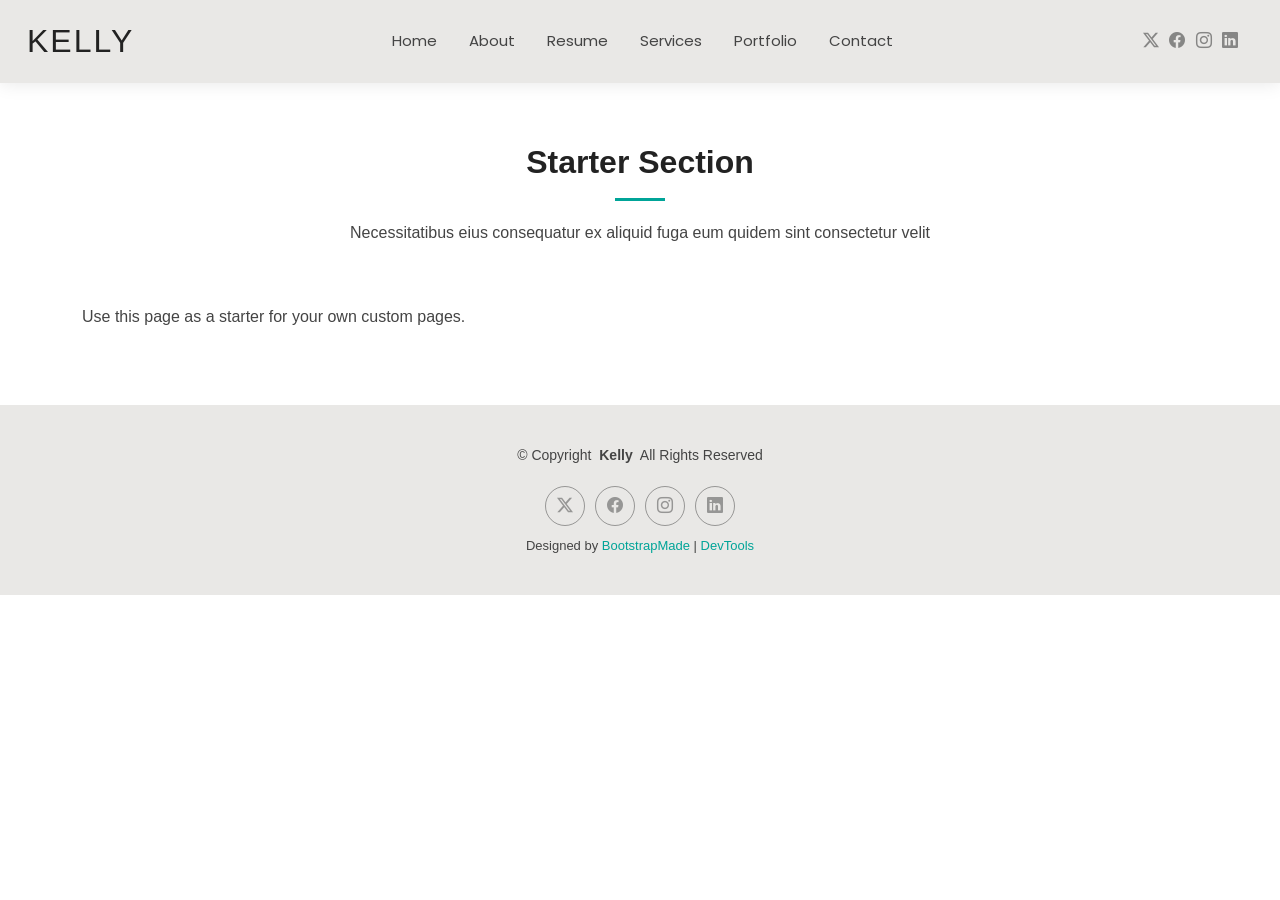
<file: starter-page.html>
<!DOCTYPE html>
<html lang="en">

<head>
  <meta charset="utf-8">
  <meta content="width=device-width, initial-scale=1.0" name="viewport">
  <title>Starter Page - Kelly Bootstrap Template</title>
  <meta name="description" content="">
  <meta name="keywords" content="">

  <!-- Favicons -->
  <link href="assets/img/favicon.png" rel="icon">
  <link href="assets/img/apple-touch-icon.png" rel="apple-touch-icon">

  <!-- Fonts -->
  <link href="https://fonts.googleapis.com" rel="preconnect">
  <link href="https://fonts.gstatic.com" rel="preconnect" crossorigin>
  <link href="https://fonts.googleapis.com/css2?family=Roboto:ital,wght@0,100;0,300;0,400;0,500;0,700;0,900;1,100;1,300;1,400;1,500;1,700;1,900&family=Poppins:ital,wght@0,100;0,200;0,300;0,400;0,500;0,600;0,700;0,800;0,900;1,100;1,200;1,300;1,400;1,500;1,600;1,700;1,800;1,900&family=Raleway:ital,wght@0,100;0,200;0,300;0,400;0,500;0,600;0,700;0,800;0,900;1,100;1,200;1,300;1,400;1,500;1,600;1,700;1,800;1,900&display=swap" rel="stylesheet">

  <!-- Vendor CSS Files -->
  <link href="assets/vendor/bootstrap/css/bootstrap.min.css" rel="stylesheet">
  <link href="assets/vendor/bootstrap-icons/bootstrap-icons.css" rel="stylesheet">
  <link href="assets/vendor/aos/aos.css" rel="stylesheet">
  <link href="assets/vendor/swiper/swiper-bundle.min.css" rel="stylesheet">
  <link href="assets/vendor/glightbox/css/glightbox.min.css" rel="stylesheet">

  <!-- Main CSS File -->
  <link href="assets/css/main.css" rel="stylesheet">

  <!-- =======================================================
  * Template Name: Kelly
  * Template URL: https://bootstrapmade.com/kelly-free-bootstrap-cv-resume-html-template/
  * Updated: Aug 07 2024 with Bootstrap v5.3.3
  * Author: BootstrapMade.com
  * License: https://bootstrapmade.com/license/
  ======================================================== -->
</head>

<body class="starter-page-page">

  <header id="header" class="header d-flex align-items-center light-background sticky-top">
    <div class="container-fluid position-relative d-flex align-items-center justify-content-between">

      <a href="index.html" class="logo d-flex align-items-center me-auto me-xl-0">
        <!-- Uncomment the line below if you also wish to use an image logo -->
        <!-- <img src="assets/img/logo.png" alt=""> -->
        <h1 class="sitename">Kelly</h1>
      </a>

      <nav id="navmenu" class="navmenu">
        <ul>
          <li><a href="index.html">Home</a></li>
          <li><a href="about.html">About</a></li>
          <li><a href="resume.html">Resume</a></li>
          <li><a href="services.html">Services</a></li>
          <li><a href="portafolio.html">Portfolio</a></li>
          <li><a href="contact.html">Contact</a></li>
        </ul>
        <i class="mobile-nav-toggle d-xl-none bi bi-list"></i>
      </nav>

      <div class="header-social-links">
        <a href="#" class="twitter"><i class="bi bi-twitter-x"></i></a>
        <a href="#" class="facebook"><i class="bi bi-facebook"></i></a>
        <a href="#" class="instagram"><i class="bi bi-instagram"></i></a>
        <a href="#" class="linkedin"><i class="bi bi-linkedin"></i></a>
      </div>

    </div>
  </header>

  <main class="main">

    <!-- Starter Section Section -->
    <section id="starter-section" class="starter-section section">

      <!-- Section Title -->
      <div class="container section-title" data-aos="fade-up">
        <h2>Starter Section</h2>
        <p>Necessitatibus eius consequatur ex aliquid fuga eum quidem sint consectetur velit</p>
      </div><!-- End Section Title -->

      <div class="container" data-aos="fade-up">
        <p>Use this page as a starter for your own custom pages.</p>
      </div>

    </section><!-- /Starter Section Section -->

  </main>

  <footer id="footer" class="footer light-background">

    <div class="container">
      <div class="copyright text-center ">
        <p>© <span>Copyright</span> <strong class="px-1 sitename">Kelly</strong> <span>All Rights Reserved<br></span></p>
      </div>
      <div class="social-links d-flex justify-content-center">
        <a href=""><i class="bi bi-twitter-x"></i></a>
        <a href=""><i class="bi bi-facebook"></i></a>
        <a href=""><i class="bi bi-instagram"></i></a>
        <a href=""><i class="bi bi-linkedin"></i></a>
      </div>
      <div class="credits">
        <!-- All the links in the footer should remain intact. -->
        <!-- You can delete the links only if you've purchased the pro version. -->
        <!-- Licensing information: https://bootstrapmade.com/license/ -->
        <!-- Purchase the pro version with working PHP/AJAX contact form: [buy-url] -->
        Designed by <a href="https://bootstrapmade.com/">BootstrapMade</a> | <a href="https://bootstrapmade.com/tools/">DevTools</a>
      </div>
    </div>

  </footer>

  <!-- Scroll Top -->
  <a href="#" id="scroll-top" class="scroll-top d-flex align-items-center justify-content-center"><i class="bi bi-arrow-up-short"></i></a>

  <!-- Preloader -->
  <div id="preloader"></div>

  <!-- Vendor JS Files -->
  <script src="assets/vendor/bootstrap/js/bootstrap.bundle.min.js"></script>
  <script src="assets/vendor/php-email-form/validate.js"></script>
  <script src="assets/vendor/aos/aos.js"></script>
  <script src="assets/vendor/waypoints/noframework.waypoints.js"></script>
  <script src="assets/vendor/purecounter/purecounter_vanilla.js"></script>
  <script src="assets/vendor/swiper/swiper-bundle.min.js"></script>
  <script src="assets/vendor/glightbox/js/glightbox.min.js"></script>
  <script src="assets/vendor/imagesloaded/imagesloaded.pkgd.min.js"></script>
  <script src="assets/vendor/isotope-layout/isotope.pkgd.min.js"></script>

  <!-- Main JS File -->
  <script src="assets/js/main.js"></script>

</body>

</html>
</file>
<file: assets/css/main.css>
/**
* Template Name: Kelly
* Template URL: https://bootstrapmade.com/kelly-free-bootstrap-cv-resume-html-template/
* Updated: Aug 07 2024 with Bootstrap v5.3.3
* Author: BootstrapMade.com
* License: https://bootstrapmade.com/license/
*/

/*--------------------------------------------------------------
# Font & Color Variables
# Help: https://bootstrapmade.com/color-system/
--------------------------------------------------------------*/
/* Fonts */
:root {
   --default-font: "Barlow", sans-serif /*"Roboto",  system-ui, -apple-system, "Segoe UI", Roboto, "Helvetica Neue", Arial, "Noto Sans", "Liberation Sans", sans-serif, "Apple Color Emoji", "Segoe UI Emoji", "Segoe UI Symbol", "Noto Color Emoji" */;
   --heading-font: "Barlow", sans-serif /*"Raleway",  sans-serif */;
  --nav-font: "Poppins",  sans-serif;
}

/* Global Colors - The following color variables are used throughout the website. Updating them here will change the color scheme of the entire website */
:root { 
  --background-color: #ffffff; /* Background color for the entire website, including individual sections */
  --default-color: #444444; /* Default color used for the majority of the text content across the entire website */
  --heading-color: #222222; /* Color for headings, subheadings and title throughout the website */
  --accent-color: #00A498;   /* #34b7a7          /* Accent color that represents your brand on the website. It's used for buttons, links, and other elements that need to stand out */
  --surface-color: #ffffff; /* The surface color is used as a background of boxed elements within sections, such as cards, icon boxes, or other elements that require a visual separation from the global background. */
  --contrast-color: #ffffff; /* Contrast color for text, ensuring readability against backgrounds of accent, heading, or default colors. */
  --gris-border: #f2f0f0;
}

/* Nav Menu Colors - The following color variables are used specifically for the navigation menu. They are separate from the global colors to allow for more customization options */
:root {
  --nav-color: #444444;  /* The default color of the main navmenu links */
  --nav-hover-color: #00A498; /* Applied to main navmenu links when they are hovered over or active */
  --nav-mobile-background-color: #ffffff; /* Used as the background color for mobile navigation menu */
  --nav-dropdown-background-color: #ffffff; /* Used as the background color for dropdown items that appear when hovering over primary navigation items */
  --nav-dropdown-color: #444444; /* Used for navigation links of the dropdown items in the navigation menu. */
  --nav-dropdown-hover-color: #00A498; /* Similar to --nav-hover-color, this color is applied to dropdown navigation links when they are hovered over. */
}

/* Color Presets - These classes override global colors when applied to any section or element, providing reuse of the sam color scheme. */

.light-background {
  --background-color: #e9e8e6;
  --surface-color: #ffffff;
}

.dark-background {
  --background-color: #060606;
  --default-color: #ffffff;
  --heading-color: #ffffff;
  --surface-color: #252525;
  --contrast-color: #ffffff;
}

/* Smooth scroll */
:root {
  scroll-behavior: smooth;
}

/*--------------------------------------------------------------
# General Styling & Shared Classes
--------------------------------------------------------------*/
body {
  color: var(--default-color);
  background-color: var(--background-color);
  font-family: var(--default-font);
}

a {
  color: var(--accent-color);
  text-decoration: none;
  transition: 0.3s;
}

a:hover {
  color: color-mix(in srgb, var(--accent-color), transparent 25%);
  text-decoration: none;
}

hr {
  color: var(--gris-border);
}

h1,
h2,
h3,
h4,
h5,
h6 {
  color: var(--heading-color);
  font-family: var(--heading-font);
}

h3 {

    letter-spacing: 1px;

}

/* PHP Email Form Messages
------------------------------*/
.php-email-form .error-message {
  display: none;
  background: #df1529;
  color: #ffffff;
  text-align: left;
  padding: 15px;
  margin-bottom: 24px;
  font-weight: 600;
}

.php-email-form .sent-message {
  display: none;
  color: #ffffff;
  background: #059652;
  text-align: center;
  padding: 15px;
  margin-bottom: 24px;
  font-weight: 600;
}

.php-email-form .loading {
  display: none;
  background: var(--surface-color);
  text-align: center;
  padding: 15px;
  margin-bottom: 24px;
}

.php-email-form .loading:before {
  content: "";
  display: inline-block;
  border-radius: 50%;
  width: 24px;
  height: 24px;
  margin: 0 10px -6px 0;
  border: 3px solid var(--accent-color);
  border-top-color: var(--surface-color);
  animation: php-email-form-loading 1s linear infinite;
}

@keyframes php-email-form-loading {
  0% {
    transform: rotate(0deg);
  }

  100% {
    transform: rotate(360deg);
  }
}

/*--------------------------------------------------------------
# Global Header
--------------------------------------------------------------*/
.header {
  color: var(--default-color);
  background-color: var(--background-color);
  padding: 15px 0;
  transition: all 0.5s;
  z-index: 997;
  box-shadow: 0px 0 18px rgba(0, 0, 0, 0.1);
}

.header .logo {
  line-height: 1;

}

.header .logo img {
  max-height: 36px;
}

.header .logo img {
  width: 36px;
}

.header .logo h1 {
  font-size: 32px;
  margin: 0;
  font-weight: 500;
  text-transform: uppercase;
  color: var(--heading-color);
  letter-spacing: 2px;
}

.header .header-social-links {
  padding-right: 15px;
}

.header .header-social-links a {
  color: color-mix(in srgb, var(--default-color), transparent 40%);
  padding-left: 6px;
  display: inline-block;
  transition: 0.3s;
  font-size: 16px;
}

.header .header-social-links a:hover {
  color: var(--accent-color);
}

.header .header-social-links a i {
  line-height: 0px;
}

@media (max-width: 1200px) {
  /* .header .logo {
    order: 1;
  } */

  .header .logo img {
  max-height: 25px;
}

  .header .logo img {
  width: 25px;
}

  .header .navmenu {
    order: 3;
  }

  .header .logo h1 {
    font-size: 25px;
  }

 .me-auto {
    margin-right: 0 !important;
}
}

/*--------------------------------------------------------------
# Navigation Menu
--------------------------------------------------------------*/
/* Desktop Navigation */
@media (min-width: 1200px) {

  .navmenu {
    padding: 0;
  }

  .header {
    padding: 15px;
  }

  .navmenu ul {
    margin: 0;
    padding: 0;
    display: flex;
    list-style: none;
    align-items: center;
  }

  .navmenu li {
    position: relative;
  }

  .navmenu>ul>li {
    white-space: nowrap;
    padding: 15px 14px;
  }

  .navmenu>ul>li:last-child {
    padding-right: 0;
  }

  .navmenu a,
  .navmenu a:focus {
    color: var(--nav-color);
    font-size: 15px;
    padding: 0 2px;
    font-family: var(--nav-font);
    font-weight: 400;
    display: flex;
    align-items: center;
    justify-content: space-between;
    white-space: nowrap;
    transition: 0.3s;
    position: relative;
  }

  .navmenu a i,
  .navmenu a:focus i {
    font-size: 12px;
    line-height: 0;
    margin-left: 5px;
    transition: 0.3s;
  }

  .navmenu>ul>li>a:before {
    content: "";
    position: absolute;
    height: 2px;
    bottom: -6px;
    left: 0;
    background-color: var(--nav-hover-color);
    visibility: hidden;
    width: 0px;
    transition: all 0.3s ease-in-out 0s;
  }

  .navmenu a:hover:before,
  .navmenu li:hover>a:before,
  .navmenu .active:before {
    visibility: visible;
    width: 25px;
  }

  .navmenu li:hover>a,
  .navmenu .active,
  .navmenu .active:focus {
    color: var(--nav-hover-color);
  }

  .navmenu .dropdown ul {
    margin: 0;
    padding: 10px 0;
    background: var(--nav-dropdown-background-color);
    display: block;
    position: absolute;
    visibility: hidden;
    left: 14px;
    top: 130%;
    opacity: 0;
    transition: 0.3s;
    border-radius: 4px;
    z-index: 99;
    box-shadow: 0px 0px 30px rgba(0, 0, 0, 0.1);
  }

  .navmenu .dropdown ul li {
    min-width: 200px;
  }

  .navmenu .dropdown ul a {
    padding: 10px 20px;
    font-size: 15px;
    text-transform: none;
    color: var(--nav-dropdown-color);
  }

  .navmenu .dropdown ul a i {
    font-size: 12px;
  }

  .navmenu .dropdown ul a:hover,
  .navmenu .dropdown ul .active:hover,
  .navmenu .dropdown ul li:hover>a {
    color: var(--nav-dropdown-hover-color);
  }

  .navmenu .dropdown:hover>ul {
    opacity: 1;
    top: 100%;
    visibility: visible;
  }

  .navmenu .dropdown .dropdown ul {
    top: 0;
    left: -90%;
    visibility: hidden;
  }

  .navmenu .dropdown .dropdown:hover>ul {
    opacity: 1;
    top: 0;
    left: -100%;
    visibility: visible;
  }
}

/* Mobile Navigation */
@media (max-width: 1199px) {
  .mobile-nav-toggle {
    color: var(--nav-color);
    font-size: 28px;
    line-height: 0;
    margin-right: 10px;
    cursor: pointer;
    transition: color 0.3s;
  }

  .navmenu {
    padding: 0;
    z-index: 9997;
  }

  .navmenu ul {
    display: none;
    list-style: none;
    position: absolute;
    inset: 60px 20px 20px 20px;
    padding: 10px 0;
    margin: 0;
    border-radius: 6px;
    background-color: var(--nav-mobile-background-color);
    border: 1px solid color-mix(in srgb, var(--default-color), transparent 90%);
    box-shadow: none;
    overflow-y: auto;
    transition: 0.3s;
    z-index: 9998;
  }

  .navmenu a,
  .navmenu a:focus {
    color: var(--nav-dropdown-color);
    padding: 10px 20px;
    font-family: var(--nav-font);
    font-size: 17px;
    font-weight: 500;
    display: flex;
    align-items: center;
    justify-content: space-between;
    white-space: nowrap;
    transition: 0.3s;
  }

  .navmenu a i,
  .navmenu a:focus i {
    font-size: 12px;
    line-height: 0;
    margin-left: 5px;
    width: 30px;
    height: 30px;
    display: flex;
    align-items: center;
    justify-content: center;
    border-radius: 50%;
    transition: 0.3s;
    background-color: color-mix(in srgb, var(--accent-color), transparent 90%);
  }

  .navmenu a i:hover,
  .navmenu a:focus i:hover {
    background-color: var(--accent-color);
    color: var(--contrast-color);
  }

  .navmenu a:hover,
  .navmenu .active,
  .navmenu .active:focus {
    color: var(--nav-dropdown-hover-color);
  }

  .navmenu .active i,
  .navmenu .active:focus i {
    background-color: var(--accent-color);
    color: var(--contrast-color);
    transform: rotate(180deg);
  }

  .navmenu .dropdown ul {
    position: static;
    display: none;
    z-index: 99;
    padding: 10px 0;
    margin: 10px 20px;
    background-color: var(--nav-dropdown-background-color);
    transition: all 0.5s ease-in-out;
  }

  .navmenu .dropdown ul ul {
    background-color: rgba(33, 37, 41, 0.1);
  }

  .navmenu .dropdown>.dropdown-active {
    display: block;
    background-color: rgba(33, 37, 41, 0.03);
  }

  .mobile-nav-active {
    overflow: hidden;
  }

  .mobile-nav-active .mobile-nav-toggle {
    color: #fff;
    position: absolute;
    font-size: 32px;
    top: 15px;
    right: 15px;
    margin-right: 0;
    z-index: 9999;
  }

  .mobile-nav-active .navmenu {
    position: fixed;
    overflow: hidden;
    inset: 0;
    background: rgba(33, 37, 41, 0.8);
    transition: 0.3s;
  }

  .mobile-nav-active .navmenu>ul {
    display: block;
  }
}

/*--------------------------------------------------------------
# Global Footer
--------------------------------------------------------------*/
.footer {
  color: var(--default-color);
  background-color: var(--background-color);
  font-size: 14px;
  padding: 40px 0;
  position: relative;
}

.footer .copyright p {
  margin-bottom: 0;
}

.footer .social-links {
  margin-top: 20px;
}

.footer .social-links a {
  display: flex;
  align-items: center;
  justify-content: center;
  width: 40px;
  height: 40px;
  border-radius: 50%;
  border: 1px solid color-mix(in srgb, var(--default-color), transparent 50%);
  font-size: 16px;
  color: color-mix(in srgb, var(--default-color), transparent 50%);
  margin: 0 5px;
  transition: 0.3s;
}

.footer .social-links a:hover {
  color: var(--accent-color);
  border-color: var(--accent-color);
}

.footer .credits {
  margin-top: 10px;
  font-size: 13px;
  text-align: center;
}

/*--------------------------------------------------------------
# Preloader
--------------------------------------------------------------*/
#preloader {
  position: fixed;
  inset: 0;
  z-index: 9999;
  overflow: hidden;
  background-color: var(--background-color);
  transition: all 0.6s ease-out;
  width: 100%;
  height: 100vh;
}

#preloader:before,
#preloader:after {
  content: "";
  position: absolute;
  border: 4px solid var(--accent-color);
  border-radius: 50%;
  animation: animate-preloader 2s cubic-bezier(0, 0.2, 0.8, 1) infinite;
}

#preloader:after {
  animation-delay: -0.5s;
}

@keyframes animate-preloader {
  0% {
    width: 10px;
    height: 10px;
    top: calc(50% - 5px);
    left: calc(50% - 5px);
    opacity: 1;
  }

  100% {
    width: 72px;
    height: 72px;
    top: calc(50% - 36px);
    left: calc(50% - 36px);
    opacity: 0;
  }
}

/*--------------------------------------------------------------
# Scroll Top Button
--------------------------------------------------------------*/
.scroll-top {
  position: fixed;
  visibility: hidden;
  opacity: 0;
  right: 15px;
  bottom: -15px;
  z-index: 99999;
  background-color: var(--accent-color);
  width: 44px;
  height: 44px;
  border-radius: 50px;
  transition: all 0.4s;
}

.scroll-top i {
  font-size: 24px;
  color: var(--contrast-color);
  line-height: 0;
}

.scroll-top:hover {
  background-color: color-mix(in srgb, var(--accent-color), transparent 20%);
  color: var(--contrast-color);
}

.scroll-top.active {
  visibility: visible;
  opacity: 1;
  bottom: 15px;
}

/*--------------------------------------------------------------
# Disable aos animation delay on mobile devices
--------------------------------------------------------------*/
@media screen and (max-width: 768px) {
  [data-aos-delay] {
    transition-delay: 0 !important;
  }
}

/*--------------------------------------------------------------
# Global Page Titles & Breadcrumbs
--------------------------------------------------------------*/
.page-title {
  color: var(--default-color);
  background-color: var(--background-color);
  padding: 25px 0;
  position: relative;
  border-bottom: 1px solid color-mix(in srgb, var(--default-color), transparent 85%);
}

.page-title h1 {
  font-size: 24px;
  font-weight: 400;
}

.page-title .breadcrumbs ol {
  display: flex;
  flex-wrap: wrap;
  list-style: none;
  padding: 0;
  margin: 0;
  font-size: 14px;
  font-weight: 400;
}

.page-title .breadcrumbs ol li+li {
  padding-left: 10px;
}

.page-title .breadcrumbs ol li+li::before {
  content: "/";
  display: inline-block;
  padding-right: 10px;
  color: color-mix(in srgb, var(--default-color), transparent 70%);
}

/*--------------------------------------------------------------
# Global Sections
--------------------------------------------------------------*/
section,
.section {
  color: var(--default-color);
  background-color: var(--background-color);
  padding: 60px 0;
  scroll-margin-top: 100px;
  overflow: clip;
}

@media (max-width: 1199px) {

  section,
  .section {
    scroll-margin-top: 66px;
  }
}

/*--------------------------------------------------------------
# Global Section Titles
--------------------------------------------------------------*/
.section-title {
  text-align: center;
  padding-bottom: 60px;
  position: relative;
}

.section-title h2 {
  font-size: 32px;
  font-weight: 700;
  margin-bottom: 20px;
  padding-bottom: 20px;
  position: relative;
}

.section-title h2:after {
  content: "";
  position: absolute;
  display: block;
  width: 50px;
  height: 3px;
  background: var(--accent-color);
  left: 0;
  right: 0;
  bottom: 0;
  margin: auto;
}

.section-title p {
  margin-bottom: 0;
}

/*--------------------------------------------------------------
# Hero Section
--------------------------------------------------------------*/
.hero {
  width: 100%;
  min-height: calc(100vh - 82px);
  position: relative;
  padding: 80px 0;
  display: flex;
  align-items: center;
  justify-content: center;
}

@media (max-width: 1200px) {
  .hero {
    min-height: calc(100vh - 68px);
  }
}

.hero img {
  position: absolute;
  inset: 0;
  display: block;
  width: 100%;
  height: 100%;
  object-fit: cover;
  z-index: 1;
}

.hero .container {
  position: relative;
  z-index: 3;
}

.hero h2 {
  margin: 0;
  font-size: 48px;
  font-weight: 700;
}

.hero p {
  margin: 10px 0 0 0;
  font-size: 24px;
  color: var(--heading-color);
}

.hero .btn-get-started {
  color: var(--contrast-color);
  background: var(--accent-color);
  font-family: var(--heading-font);
  text-transform: uppercase;
  font-weight: 600;
  font-size: 12px;
  letter-spacing: 1px;
  display: inline-block;
  padding: 12px 40px;
  border-radius: 50px;
  transition: 0.5s;
  margin-top: 30px;
}

.hero .btn-get-started:hover {
  background: color-mix(in srgb, var(--accent-color) 90%, white 20%);
}

@media (max-width: 768px) {
  .hero h2 {
    font-size: 32px;
  }

  .hero p {
    font-size: 18px;
  }
}

/*--------------------------------------------------------------
# About Section
--------------------------------------------------------------*/
.about .content h2 {
  font-weight: 700;
  font-size: 24px;
}

.about .content ul {
  list-style: none;
  padding: 0;
}

.about .content ul li {
  margin-bottom: 20px;
  display: flex;
  align-items: center;
}

.about .content ul strong {
  margin-right: 10px;
}

.about .content ul i {
  font-size: 16px;
  margin-right: 5px;
  color: var(--accent-color);
  line-height: 0;
}

/*--------------------------------------------------------------
# Skills Section
--------------------------------------------------------------*/
.skills .progress {
  height: 60px;
  display: block;
  background: none;
  border-radius: 0;
}

.skills .progress .skill {
  color: var(--heading-color);
  padding: 0;
  margin: 0 0 6px 0;
  text-transform: uppercase;
  display: block;
  font-weight: 600;
  font-family: var(--heading-font);
}

.skills .progress .skill .val {
  float: right;
  font-style: normal;
}

.skills .progress-bar-wrap {
  background: color-mix(in srgb, var(--default-color), transparent 90%);
  height: 10px;
  border-radius: 5px;
}

.skills .progress-bar {
  width: 1px;
  height: 10px;
  transition: 0.9s;
  background-color: var(--accent-color);
  border-radius: 5px;

}

@media (max-width: 992px) {

  .container-skills {
    padding-bottom: 3rem;
  }


  .skills .progress {
    height: 50px;
  }

  .skills .progress-bar-wrap {
  height: 8px;
  }

  .skills .progress-bar {
    width: 1px;
    height: 8px;

  }
}

/*--------------------------------------------------------------
# Stats Section
--------------------------------------------------------------*/
.stats .stats-item {
  padding: 30px;
  width: 100%;
}

.stats .stats-item span {
  color: var(--heading-color);
  font-size: 48px;
  display: block;
  font-weight: 700;
  margin-bottom: 20px;
  padding-bottom: 20px;
  position: relative;
}

.stats .stats-item span:after {
  content: "";
  position: absolute;
  display: block;
  width: 25px;
  height: 3px;
  background: var(--accent-color);
  left: 0;
  right: 0;
  bottom: 0;
  margin: auto;
}

.stats .stats-item p {
  color: color-mix(in srgb, var(--default-color), transparent 40%);
  padding: 0;
  margin: 0;
  font-family: var(--heading-font);
  font-weight: 500;
}

/*--------------------------------------------------------------
# Testimonials Section
--------------------------------------------------------------*/
.testimonials .section-header {
  margin-bottom: 40px;
}

.testimonials .testimonials-carousel,
.testimonials .testimonials-slider {
  overflow: hidden;
}

.testimonials .testimonial-item {
  text-align: center;
}

.testimonials .testimonial-item .testimonial-img {
  width: 120px;
  border-radius: 50%;
  border: 4px solid var(--background-color);
  margin: 0 auto;
}

.testimonials .testimonial-item h3 {
  font-size: 20px;
  font-weight: bold;
  margin: 10px 0 5px 0;
}

.testimonials .testimonial-item h4 {
  font-size: 14px;
  color: color-mix(in srgb, var(--default-color), transparent 40%);
  margin: 0 0 15px 0;
}

.testimonials .testimonial-item .stars {
  margin-bottom: 15px;
}

.testimonials .testimonial-item .stars i {
  color: #ffc107;
  margin: 0 1px;
}

.testimonials .testimonial-item .quote-icon-left,
.testimonials .testimonial-item .quote-icon-right {
  color: color-mix(in srgb, var(--accent-color), transparent 50%);
  font-size: 26px;
  line-height: 0;
}

.testimonials .testimonial-item .quote-icon-left {
  display: inline-block;
  left: -5px;
  position: relative;
}

.testimonials .testimonial-item .quote-icon-right {
  display: inline-block;
  right: -5px;
  position: relative;
  top: 10px;
  transform: scale(-1, -1);
}

.testimonials .testimonial-item p {
  font-style: italic;
  margin: 0 auto 15px auto;
}

.testimonials .swiper-wrapper {
  height: auto;
}

.testimonials .swiper-pagination {
  margin-top: 20px;
  position: relative;
}

.testimonials .swiper-pagination .swiper-pagination-bullet {
  width: 12px;
  height: 12px;
  opacity: 1;
  background-color: color-mix(in srgb, var(--default-color), transparent 85%);
}

.testimonials .swiper-pagination .swiper-pagination-bullet-active {
  background-color: var(--accent-color);
}

@media (min-width: 992px) {
  .testimonials .testimonial-item p {
    width: 80%;
  }
}

/*--------------------------------------------------------------
# Resume Section
--------------------------------------------------------------*/
.resume .resume-title {
  color: var(--heading-color);
  font-size: 26px;
  font-weight: 700;
  margin-top: 20px;
  margin-bottom: 20px;
}

.resume .resume-item {
  padding: 0 0 50px 20px;
  margin-top: -2px;
  border-left: 2px solid var(--accent-color);
  position: relative;
}

.resume .resume-item h4 {
  letter-spacing: 1px;
  line-height: 18px;
  font-size: 16px;
  font-weight: 600;
  text-transform: uppercase;
  color: color-mix(in srgb, var(--heading-color), transparent 10%);
  margin-bottom: 10px;
}

.resume .resume-item h5 {
  font-size: 16px;
  padding: 5px 15px;
  display: inline-block;
  font-weight: 600;
  margin-bottom: 10px;
}

.resume .resume-item ul {
  padding-left: 20px;
}

.resume .resume-item ul li {
  padding-bottom: 10px;
}

.resume .resume-item:last-child {
  padding-bottom: 0;
}

.resume .resume-item::before {
  content: "";
  position: absolute;
  width: 12px;
  height: 12px;
  border-radius: 50%;
  left: 0;
  transform: translateX(-50%);
  top: 0;
  background: var(--accent-color);
  border: 2px solid white;
  box-shadow: 0 0 0 4px 
 color-mix(in srgb, var(--accent-color), transparent 85%);
}

/*--------------------------------------------------------------
# Services Section
--------------------------------------------------------------*/

.section-awards {
  padding: 0 0 6rem 0;
}
.services .service-item {
  background-color: var(--surface-color);
  box-shadow: 0px 5px 90px 0px rgba(0, 0, 0, 0.1);
  height: 100%;
  padding: 40px 30px;
  transition: 0.3s;
  border-radius: 5px;
  border-left: 2px solid var(--accent-color);
}

.services .service-item .icon {
  margin: 0 auto;
  width: 100px;
  height: 100px;
  display: flex;
  align-items: center;
  justify-content: center;
  transition: ease-in-out 0.3s;
  position: relative;
}

.services .service-item .icon i {
  font-size: 36px;
  transition: 0.5s;
  position: relative;
}

.services .service-item .icon svg {
  position: absolute;
  top: 0;
  left: 0;
}

.services .service-item .icon svg path {
  transition: 0.5s;
  fill: color-mix(in srgb, var(--default-color), transparent 95%);
}

.services .service-item h3 {
  font-weight: 700;
  margin: 10px 0 15px 0;
  font-size: 22px;
}

.services .service-item p {
  line-height: 24px;
  font-size: 14px;
  margin-bottom: 0;
}

.services .service-item:hover {
  box-shadow: 0px 5px 35px 0px rgba(0, 0, 0, 0.1);
}

.services .service-item.item-cyan i {
  color: #0dcaf0;
}

.services .service-item.item-cyan:hover .icon i {
  color: #fff;
}

.services .service-item.item-cyan:hover .icon path {
  fill: #0dcaf0;
}

.services .service-item.item-orange i {
  color: #fd7e14;
}

.services .service-item.item-orange:hover .icon i {
  color: #fff;
}

.services .service-item.item-orange:hover .icon path {
  fill: #fd7e14;
}

.services .service-item.item-teal i {
  color: #20c997;
}

.services .service-item.item-teal:hover .icon i {
  color: #fff;
}

.services .service-item.item-teal:hover .icon path {
  fill: #20c997;
}

.services .service-item.item-red i {
  color: #df1529;
}

.services .service-item.item-red:hover .icon i {
  color: #fff;
}

.services .service-item.item-red:hover .icon path {
  fill: #df1529;
}

.services .service-item.item-indigo i {
  color: #6610f2;
}

.services .service-item.item-indigo:hover .icon i {
  color: #fff;
}

.services .service-item.item-indigo:hover .icon path {
  fill: #6610f2;
}

.services .service-item.item-pink i {
  color: #f3268c;
}

.services .service-item.item-pink:hover .icon i {
  color: #fff;
}

.services .service-item.item-pink:hover .icon path {
  fill: #f3268c;
}

/*--------------------------------------------------------------
# Portfolio Section
--------------------------------------------------------------*/
.portfolio .portfolio-filters {
  padding: 0;
  margin: 0 auto 20px auto;
  list-style: none;
  text-align: center;
}

.portfolio .portfolio-filters li {
  cursor: pointer;
  display: inline-block;
  padding: 8px 20px 10px 20px;
  margin: 0;
  font-size: 15px;
  font-weight: 500;
  line-height: 1;
  margin-bottom: 5px;
  border-radius: 50px;
  transition: all 0.3s ease-in-out;
  font-family: var(--heading-font);
}

.portfolio .portfolio-filters li:hover,
.portfolio .portfolio-filters li.filter-active {
  color: var(--contrast-color);
  background-color: var(--accent-color);
}

.portfolio .portfolio-filters li:first-child {
  margin-left: 0;
}

.portfolio .portfolio-filters li:last-child {
  margin-right: 0;
}

@media (max-width: 575px) {

  h1 {
    padding-left: 4px;
  }
  .container {
    padding-left: 1rem;
    padding-right: 1rem;
  }

  .portfolio .portfolio-filters li {
    font-size: 14px;
    margin: 0 0 10px 0;
  }
}

.portfolio .portfolio-item {
  position: relative;
  overflow: hidden;
}

.portfolio .portfolio-item .portfolio-info {
  opacity: 0;
  position: absolute;
  left: 12px;
  right: 12px;
  bottom: -100%;
  z-index: 3;
  transition: all ease-in-out 0.5s;
  background: color-mix(in srgb, var(--surface-color), transparent 10%);
  padding: 15px;
}

.portfolio .portfolio-item .portfolio-info h4 {
  font-size: 18px;
  font-weight: 600;
  padding-right: 50px;
}

.portfolio .portfolio-item .portfolio-info p {
  color: color-mix(in srgb, var(--default-color), transparent 30%);
  font-size: 14px;
  margin-bottom: 0;
  padding-right: 50px;
}

.portfolio .portfolio-item .portfolio-info .preview-link,
.portfolio .portfolio-item .portfolio-info .details-link {
  position: absolute;
  right: 50px;
  font-size: 24px;
  top: calc(50% - 14px);
  color: color-mix(in srgb, var(--default-color), transparent 30%);
  transition: 0.3s;
  line-height: 0;
}

.portfolio .portfolio-item .portfolio-info .preview-link:hover,
.portfolio .portfolio-item .portfolio-info .details-link:hover {
  color: var(--accent-color);
}

.portfolio .portfolio-item .portfolio-info .details-link {
  right: 14px;
  font-size: 28px;
}

.portfolio .portfolio-item:hover .portfolio-info {
  opacity: 1;
  bottom: 0;
}

/*--------------------------------------------------------------
# Portfolio Details Section
--------------------------------------------------------------*/
.portfolio-details .portfolio-details-slider img {
  width: 100%;
}

.portfolio-details .portfolio-details-slider .swiper-pagination {
  margin-top: 20px;
  position: relative;
}

.portfolio-details .portfolio-details-slider .swiper-pagination .swiper-pagination-bullet {
  width: 12px;
  height: 12px;
  background-color: color-mix(in srgb, var(--default-color), transparent 85%);
  opacity: 1;
}

.portfolio-details .portfolio-details-slider .swiper-pagination .swiper-pagination-bullet-active {
  background-color: var(--accent-color);
}

.portfolio-details .portfolio-info {
  background-color: var(--surface-color);
  padding: 30px;
  box-shadow: 0px 0 30px rgba(0, 0, 0, 0.1);
}

.portfolio-details .portfolio-info h3 {
  font-size: 22px;
  font-weight: 700;
  margin-bottom: 20px;
  padding-bottom: 20px;
  border-bottom: 1px solid color-mix(in srgb, var(--default-color), transparent 85%);
}

.portfolio-details .portfolio-info ul {
  list-style: none;
  padding: 0;
  font-size: 15px;
}

.portfolio-details .portfolio-info ul li+li {
  margin-top: 10px;
}

.portfolio-details .portfolio-description {
  padding-top: 30px;
}

.portfolio-details .portfolio-description h2 {
  font-size: 26px;
  font-weight: 700;
  margin-bottom: 20px;
}

.portfolio-details .portfolio-description p {
  padding: 0;
  color: color-mix(in srgb, var(--default-color), transparent 30%);
}

/*--------------------------------------------------------------
# Contact Section
--------------------------------------------------------------*/
.contact .info-wrap {
  background-color: var(--surface-color);
  box-shadow: 0px 0px 20px rgba(0, 0, 0, 0.1);
  padding: 30px;
}

@media (max-width: 575px) {
  .contact .info-wrap {
    padding: 20px;
  }
}

.contact .info-item {
  margin-bottom: 40px;
}

.contact .info-item i {
  font-size: 20px;
  color: var(--accent-color);
  background: color-mix(in srgb, var(--accent-color), transparent 92%);
  width: 44px;
  height: 44px;
  display: flex;
  justify-content: center;
  align-items: center;
  border-radius: 50px;
  transition: all 0.3s ease-in-out;
  margin-right: 15px;
}

.contact .info-item h3 {
  padding: 0;
  font-size: 18px;
  font-weight: 700;
  margin-bottom: 5px;
}

.contact .info-item p {
  padding: 0;
  margin-bottom: 0;
  font-size: 14px;
}

.contact .info-item:hover i {
  background: var(--accent-color);
  color: var(--contrast-color);
}

.contact .php-email-form {
  background-color: var(--surface-color);
  height: 100%;
  padding: 30px;
  box-shadow: 0px 0px 20px rgba(0, 0, 0, 0.1);
}

@media (max-width: 575px) {
  .contact .php-email-form {
    padding: 20px;
  }
}

.contact .php-email-form input[type=text],
.contact .php-email-form input[type=email],
.contact .php-email-form textarea {
  font-size: 14px;
  padding: 10px 15px;
  box-shadow: none;
  border-radius: 0;
  color: var(--default-color);
  background-color: var(--surface-color);
  border-color: color-mix(in srgb, var(--default-color), transparent 80%);
}

.contact .php-email-form input[type=text]:focus,
.contact .php-email-form input[type=email]:focus,
.contact .php-email-form textarea:focus {
  border-color: var(--accent-color);
}

.contact .php-email-form input[type=text]::placeholder,
.contact .php-email-form input[type=email]::placeholder,
.contact .php-email-form textarea::placeholder {
  color: color-mix(in srgb, var(--default-color), transparent 70%);
}

.contact .php-email-form button[type=submit] {
  color: var(--contrast-color);
  background: var(--accent-color);
  border: 0;
  padding: 10px 30px;
  transition: 0.4s;
  border-radius: 50px;
}

.contact .php-email-form button[type=submit]:hover {
  background: color-mix(in srgb, var(--accent-color), transparent 25%);
}





/* JOSE */

/* GRID */





@media (min-width: 992px) {
.grid-3 {
  display: grid;
  grid-template-columns: repeat(3, 1fr);
  gap: 5rem;

}


}





.date {
  color: var(--accent-color);
  margin-bottom: 0;
  font-size: 16px;
  font-weight: 500;
}
.location {
  font-size: 14px;
  color: gray;
}

.grid-card {
  display: grid;
  grid-template-columns:repeat(1, auto auto);
  align-items: center;
  justify-content: space-between;
  gap: 1rem;
  padding-right: 3rem;
}



.btn-card {
  border: none;
  background-color: white;
  color: gray;
  font-size: 20px;
  text-align: center;
}

.resume-content {
  display: none;
}

.resume-item.active .resume-content {
  display: block;
}

.ul-border{
  border-top: 1px solid var(--gris-border);

}

.resume-content ul {
  padding-top: 1rem;
}

.title-box {
  display: flex;
  align-items: center; /* centra verticalmente */
  gap: 10px; /* espacio entre img y texto */
  margin-bottom: 0.5rem;
}

.title-box img {
  width: 26px; /* ajustá tamaño si querés */

}


@media (max-width: 992px) {
.grid-card {
  padding-right: 0rem;
}

}

@media (max-width: 572px) {
  .resume .resume-item h4 {
    font-size: 13px;
  }

  .grid-subtitle h6 {
    font-size: 0.9rem;
  }

  .h4-awards {
    font-size: 13px;

  }
}


/* AWARDS */ 
.awards-title {
  margin-top: 4rem;
}

.h4-awards {
  font-size: 1rem;
  text-transform: uppercase;
  margin-bottom: 15px;
}
.h5-awards {
  font-size: 0.95rem;
  padding-bottom: 8px;
  border-bottom: 1px solid var(--gris-border);
}
.h6-awards {
  margin-top: 1rem;
  margin-bottom: 1rem;
}


@media (max-width: 572px) {
  .h4-awards {
    font-size: 13px;

  }

  .h5-awards {
  font-size: 0.9rem;
}

.h6-awards {
  font-size: 13px;
}

}

/* PROYECTOS */

.lightbox {
  display: none;
  position: fixed;
  inset: 0;
  background: rgba(0,0,0,0.95);
  justify-content: center;
  align-items: center;
  z-index: 9999;
}

.lightbox.active {
  display: flex;
}

.slide {
  position: relative;
  display: none;
  max-width: 90%;
  max-height: 90%;
}

.slide.active {
  display: block;
}

.slide img {
  width: 100%;
  max-height: 85vh;
  object-fit: contain;
}

.caption {
  position: absolute;
  bottom: 40px;
  left: 40px;
  color: white;
  background: rgba(0,0,0,0.4);
  padding: 15px 20px;
  backdrop-filter: blur(4px);
}

.prev, .next {
  position: absolute;
  top: 50%;
  transform: translateY(-50%);
  font-size: 40px;
  color: white;
  background: none;
  border: none;
  cursor: pointer;
}

.prev { left: 30px; }
.next { right: 30px; }

.close {
  position: absolute;
  top: 30px;
  right: 40px;
  font-size: 30px;
  color: white;
  cursor: pointer;
}


/*lupa img */
.portfolio-info {
  display: flex;
  justify-content: space-between;
  align-items: center;
}

.zoom-trigger {
  font-size: 22px;
  cursor: pointer;
  transition: 0.3s ease;
}

.zoom-trigger:hover {
  transform: scale(1.2);
  opacity: 0.8;
  color: var(--accent-color);
}
</file>
